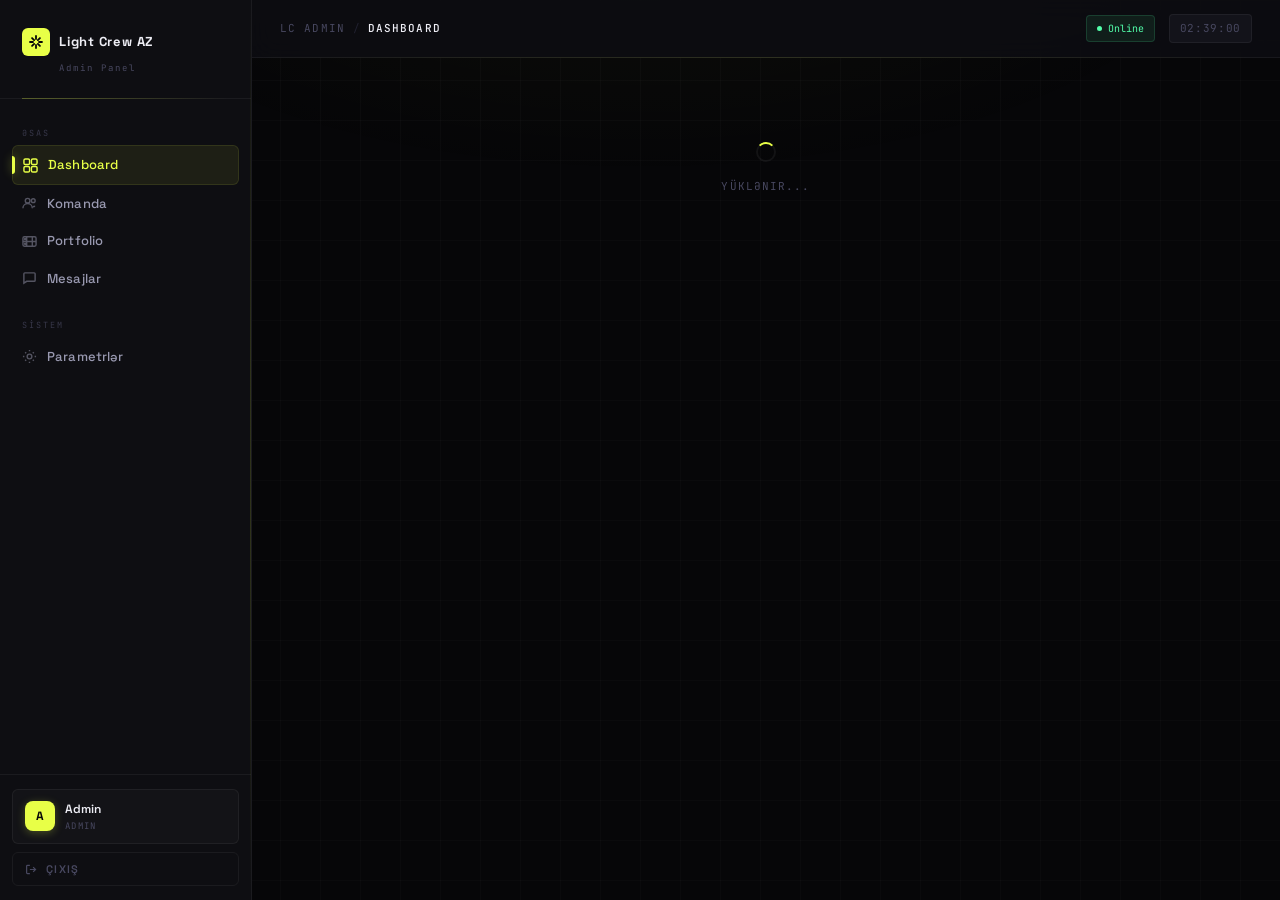
<file: admin.html>
<!DOCTYPE html>
<html lang="az">
<head>
<meta charset="UTF-8">
<meta name="viewport" content="width=device-width, initial-scale=1.0">
<title>Light Crew AZ — Admin</title>
<link rel="preconnect" href="https://fonts.googleapis.com">
<link rel="preconnect" href="https://fonts.gstatic.com" crossorigin>
<link href="https://fonts.googleapis.com/css2?family=Space+Grotesk:wght@300;400;500;600;700&family=JetBrains+Mono:ital,wght@0,300;0,400;0,500;0,600;1,400&display=swap" rel="stylesheet">
<link rel="stylesheet" href="admin.css">
</head>
<body>

<!-- ══════════════ LOGIN PAGE ══════════════ -->
<div id="loginPage">
  <div class="login-wrap">
    <div class="login-bg-orbs"></div>
    <div class="login-card">

      <div class="login-logo">
        <span class="blink-dot"></span>
        LIGHT CREW AZ — ADMIN
      </div>

      <h1 class="login-title">Xoş<br>gəldiniz</h1>
      <p class="login-sub">Admin panelinə daxil olmaq üçün<br>məlumatlarınızı daxil edin</p>

      <div class="form-group">
        <label class="form-label">E-Mail</label>
        <input type="email" class="form-input" id="loginEmail"
          placeholder="admin@lightcrewaz.com" autocomplete="email">
      </div>

      <div class="form-group">
        <label class="form-label">Şifrə</label>
        <input type="password" class="form-input" id="loginPassword"
          placeholder="••••••••" autocomplete="current-password">
      </div>

      <button class="login-btn" id="loginBtn" onclick="doLogin()">
        Daxil ol
      </button>

      <div class="login-error" id="loginError"></div>

      <div class="login-footer">
        © 2024 Light Crew Azerbaijan &nbsp;·&nbsp; Secured
      </div>
    </div>
  </div>
</div>

<!-- ══════════════ ADMIN SHELL ══════════════ -->
<div id="adminShell" style="display:none">

  <!-- Sidebar overlay (mobile) -->
  <div class="sidebar-overlay" id="sidebarOverlay" onclick="closeSidebar()"></div>

  <!-- ── Sidebar ─────────────────────────────────── -->
  <aside class="sidebar" id="sidebar">

    <div class="sidebar-logo">
      <div class="sidebar-logo-mark">
        <div class="logo-icon">
          <svg viewBox="0 0 14 14" fill="none" stroke="#060608" stroke-width="1.8" stroke-linecap="round">
            <path d="M7 1v3M7 10v3M1 7h3M10 7h3M3.05 3.05l2.12 2.12M8.83 8.83l2.12 2.12M3.05 10.95l2.12-2.12M8.83 5.17l2.12-2.12"/>
          </svg>
        </div>
        <span class="sidebar-logo-text">Light Crew AZ</span>
      </div>
      <span class="sidebar-logo-sub">Admin Panel</span>
    </div>

    <nav class="sidebar-nav">

      <span class="nav-section-label">Əsas</span>

      <a class="nav-item" data-page="dashboard" onclick="goTo('dashboard')">
        <svg class="nav-icon" viewBox="0 0 16 16" fill="none" stroke="currentColor" stroke-width="1.5">
          <rect x="1" y="1" width="6" height="6" rx="1.5"/>
          <rect x="9" y="1" width="6" height="6" rx="1.5"/>
          <rect x="1" y="9" width="6" height="6" rx="1.5"/>
          <rect x="9" y="9" width="6" height="6" rx="1.5"/>
        </svg>
        Dashboard
      </a>

      <a class="nav-item" data-page="team" onclick="goTo('team')">
        <svg class="nav-icon" viewBox="0 0 16 16" fill="none" stroke="currentColor" stroke-width="1.5">
          <circle cx="6" cy="5" r="2.5"/>
          <path d="M1 13c0-2.76 2.24-5 5-5s5 2.24 5 5"/>
          <circle cx="12" cy="5" r="2"/>
          <path d="M11.5 11.5c.5-.16 1.5-.5 2.5-.5"/>
        </svg>
        Komanda
      </a>

      <a class="nav-item" data-page="portfolio" onclick="goTo('portfolio')">
        <svg class="nav-icon" viewBox="0 0 16 16" fill="none" stroke="currentColor" stroke-width="1.5">
          <rect x="1" y="3" width="14" height="10" rx="1.5"/>
          <path d="M5 3v10M11 3v10M1 8h14"/>
          <circle cx="3.5" cy="5.5" r="0.8" fill="currentColor"/>
          <circle cx="3.5" cy="10.5" r="0.8" fill="currentColor"/>
        </svg>
        Portfolio
      </a>

      <a class="nav-item" data-page="messages" onclick="goTo('messages')">
        <svg class="nav-icon" viewBox="0 0 16 16" fill="none" stroke="currentColor" stroke-width="1.5">
          <path d="M2 3a1 1 0 0 1 1-1h10a1 1 0 0 1 1 1v7a1 1 0 0 1-1 1H5l-3 2V3z"/>
        </svg>
        Mesajlar
        <span class="nav-badge" id="msgBadge" style="display:none">0</span>
      </a>

      <span class="nav-section-label" style="margin-top:8px">Sistem</span>

      <a class="nav-item" data-page="settings" onclick="goTo('settings')">
        <svg class="nav-icon" viewBox="0 0 16 16" fill="none" stroke="currentColor" stroke-width="1.5">
          <circle cx="8" cy="8" r="2.5"/>
          <path d="M8 1v1.5M8 13.5V15M1 8h1.5M13.5 8H15M3.4 3.4l1.06 1.06M11.54 11.54l1.06 1.06M3.4 12.6l1.06-1.06M11.54 4.46l1.06-1.06"/>
        </svg>
        Parametrlər
      </a>

    </nav>

    <div class="sidebar-footer">
      <div class="user-info">
        <div class="user-avatar" id="sidebarAvatar">A</div>
        <div>
          <div class="user-name" id="sidebarName">Admin</div>
          <div class="user-role" id="sidebarRole">Super Admin</div>
        </div>
      </div>
      <button class="logout-btn" onclick="doLogout()">
        <svg style="width:13px;height:13px;flex-shrink:0" viewBox="0 0 16 16" fill="none" stroke="currentColor" stroke-width="1.5">
          <path d="M6 3H3a1 1 0 0 0-1 1v8a1 1 0 0 0 1 1h3"/>
          <path d="M10 11l3-3-3-3M13 8H6"/>
        </svg>
        Çıxış
      </button>
    </div>

  </aside>

  <!-- ── Main ────────────────────────────────────── -->
  <div class="main-wrap">

    <header class="topbar">
      <div class="flex gap-12">
        <button class="mobile-menu-btn" onclick="openSidebar()">
          <svg style="width:16px;height:16px" viewBox="0 0 16 16" fill="none" stroke="currentColor" stroke-width="1.5">
            <path d="M2 4h12M2 8h12M2 12h12"/>
          </svg>
        </button>
        <div class="topbar-breadcrumb">
          <span class="topbar-site">LC ADMIN</span>
          <span class="topbar-sep">/</span>
          <span class="topbar-page" id="topbarPageName">DASHBOARD</span>
        </div>
      </div>
      <div class="topbar-right">
        <div class="topbar-indicator">
          <span class="topbar-indicator-dot"></span>
          Online
        </div>
        <span class="topbar-time" id="topbarTime"></span>
      </div>
    </header>

    <main class="content" id="mainContent">
      <!-- Pages injected here -->
    </main>

  </div>

</div>

<!-- ══════════════ MODAL ══════════════ -->
<div class="modal-overlay" id="globalModal">
  <div class="modal" id="globalModalInner"></div>
</div>

<div class="toast-container" id="toastContainer"></div>

<script>
  // Sidebar helpers for mobile
  function openSidebar() {
    document.getElementById('sidebar').classList.add('open');
    document.getElementById('sidebarOverlay').classList.add('show');
  }
  function closeSidebar() {
    document.getElementById('sidebar').classList.remove('open');
    document.getElementById('sidebarOverlay').classList.remove('show');
  }
</script>
<script src="admin.js"></script>
</body>
</html>
</file>
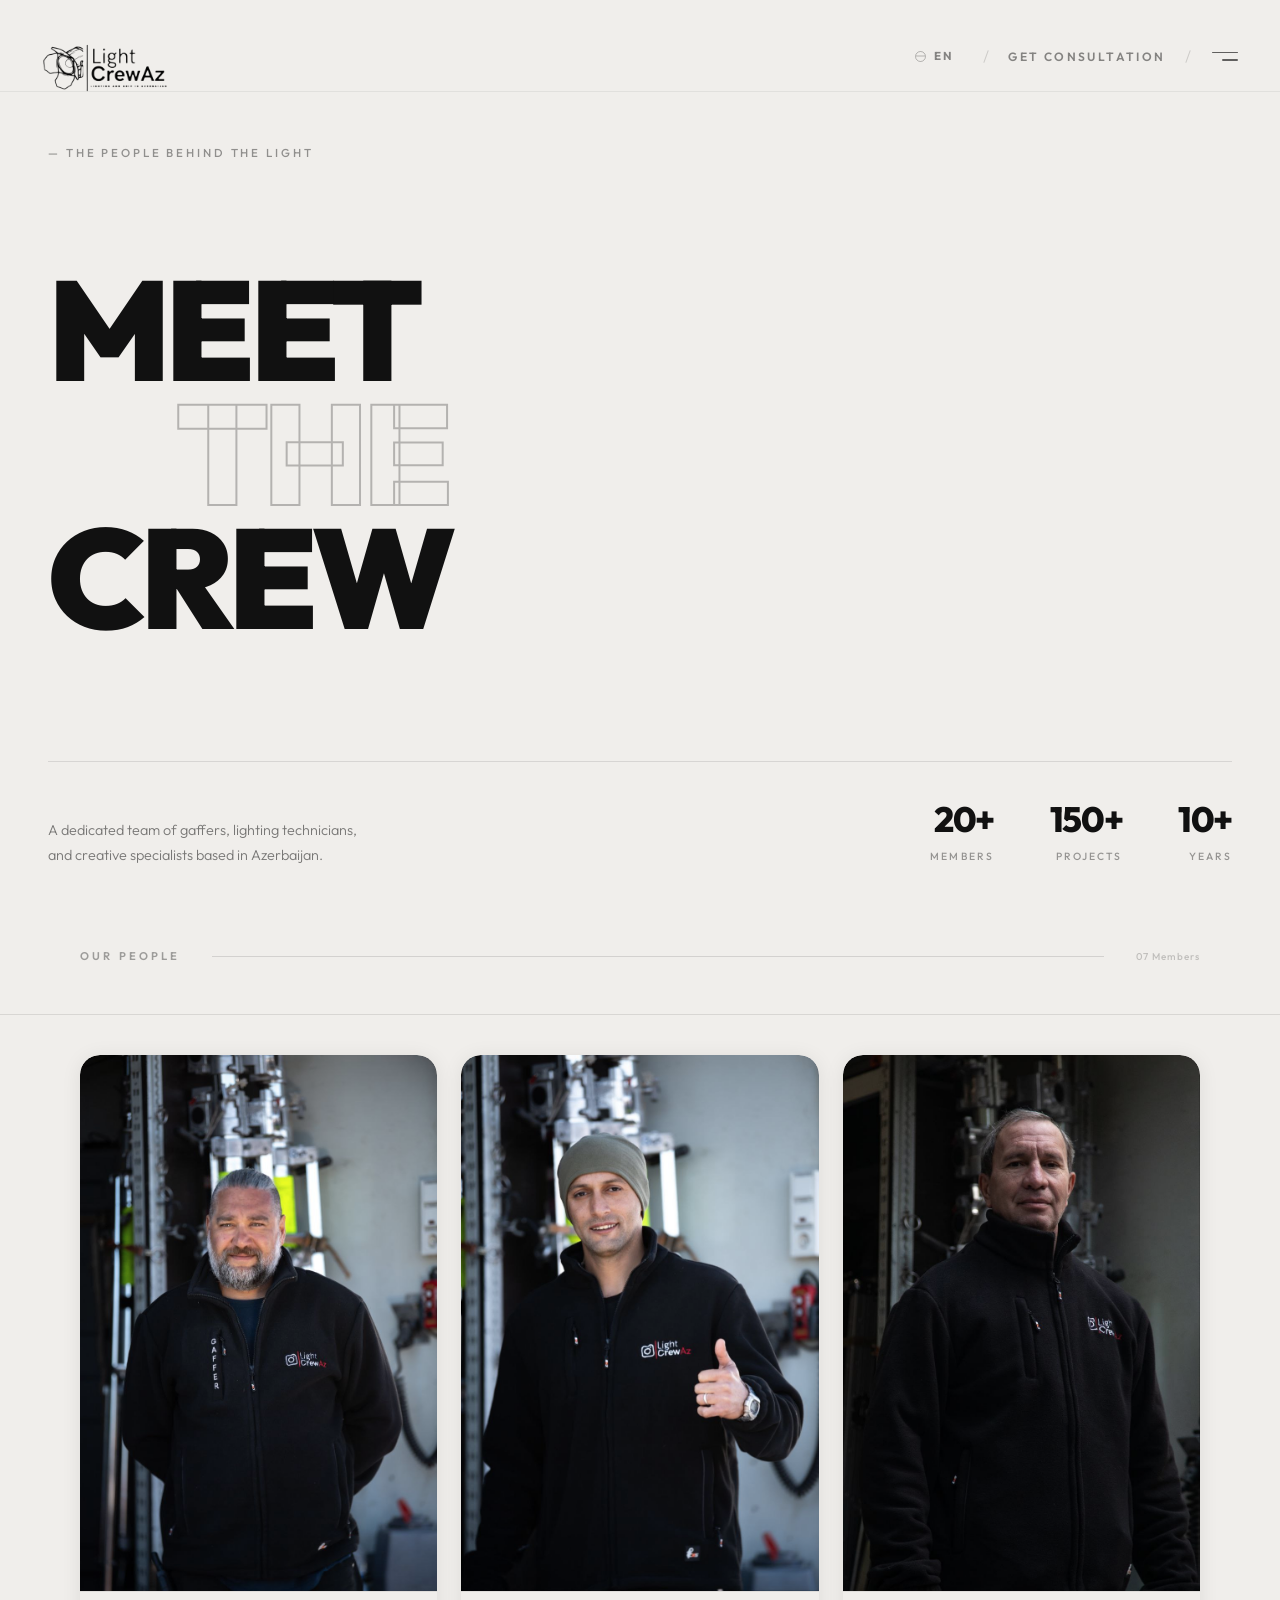
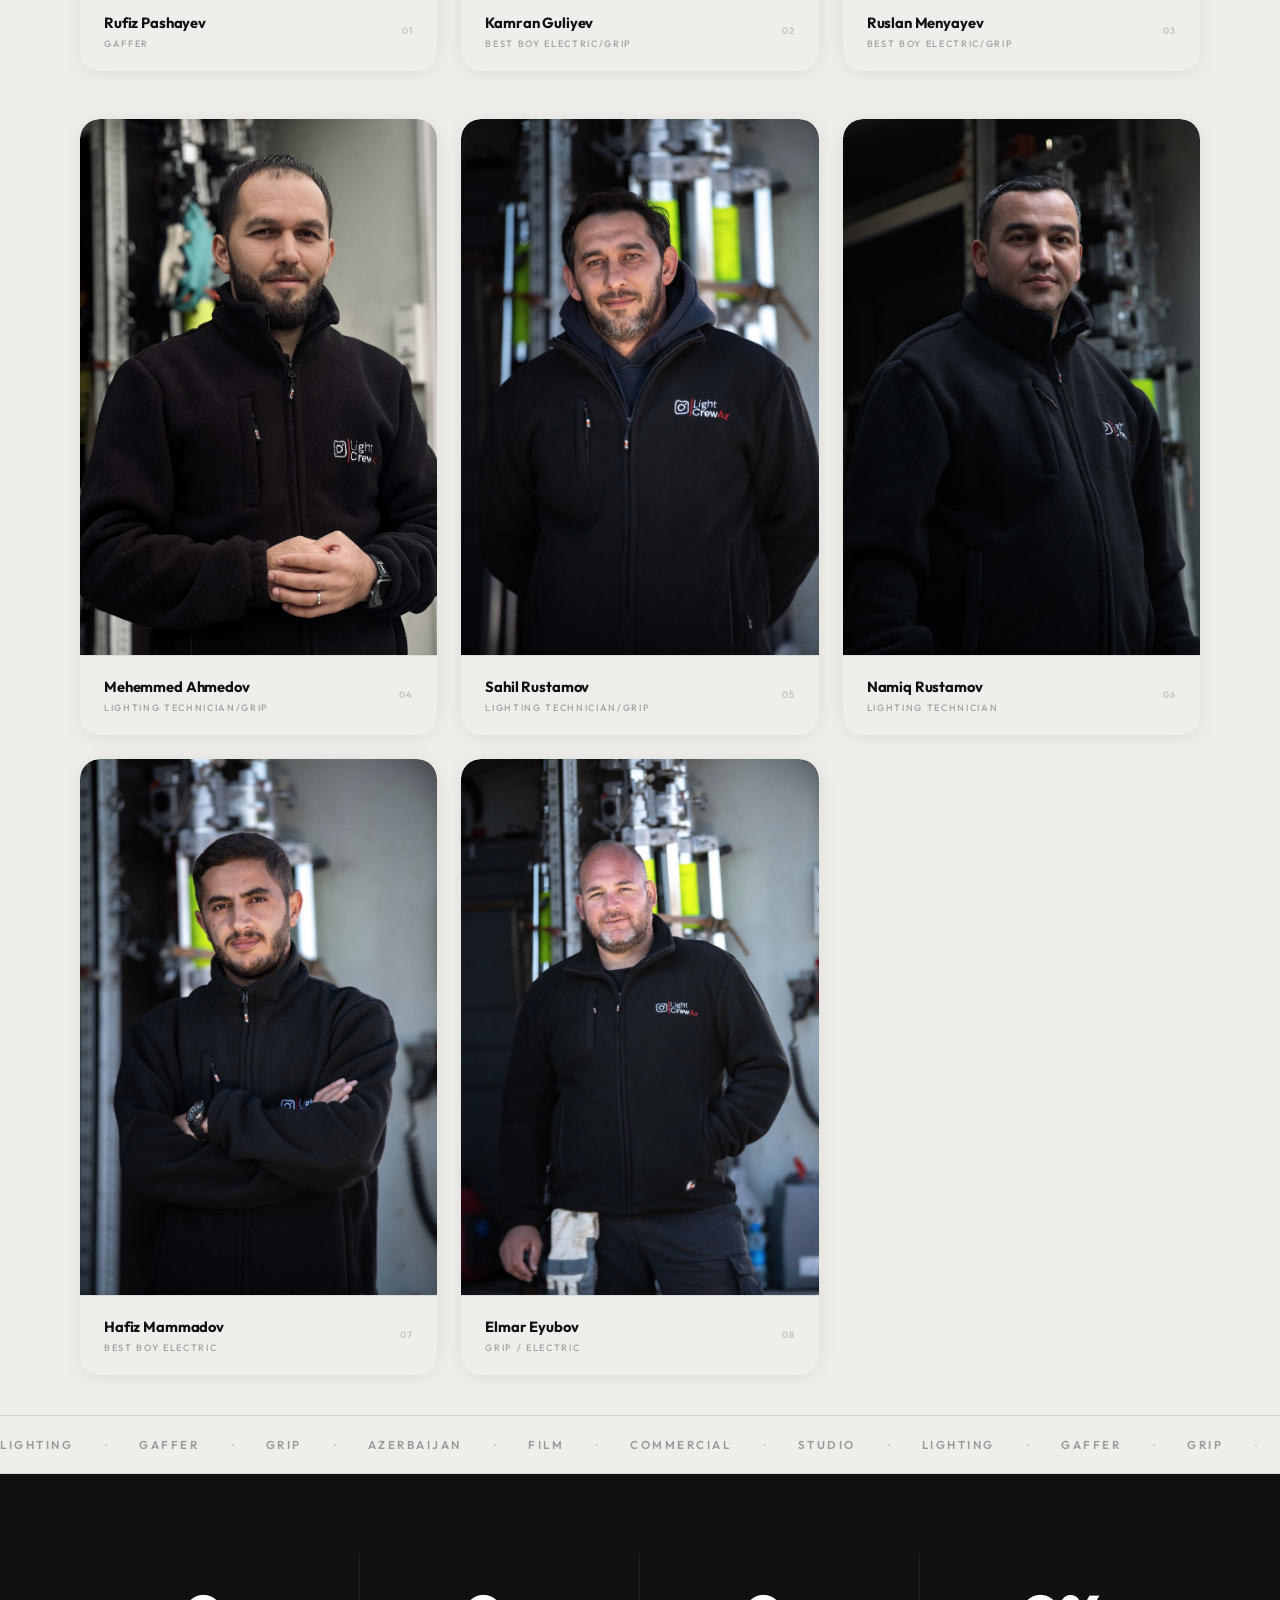
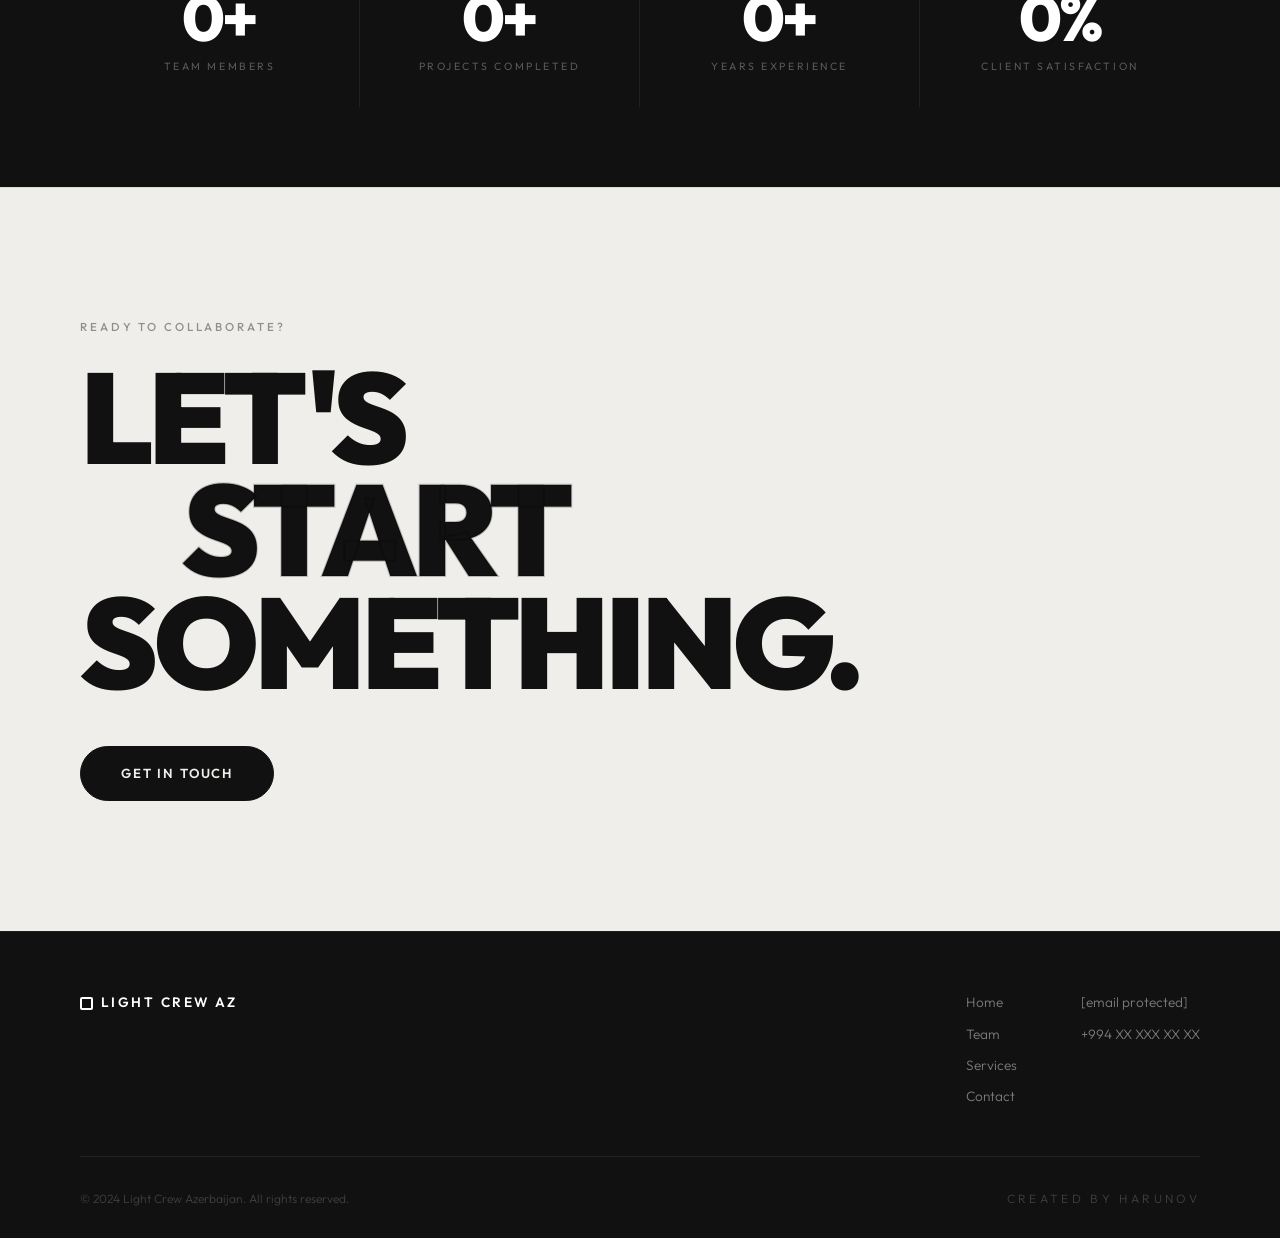
<file: team/team.html>
<!DOCTYPE html>
<html lang="en">
<head>
    <meta charset="UTF-8">
    <meta name="viewport" content="width=device-width, initial-scale=1.0">
    <title>Our Team | Light Crew Azerbaijan</title>
    <link rel="stylesheet" href="https://cdnjs.cloudflare.com/ajax/libs/font-awesome/6.4.0/css/all.min.css">
    <link rel="stylesheet" href="../style.css">
    <link rel="stylesheet" href="team.css">
    <link href="https://fonts.googleapis.com/css2?family=Outfit:wght@300;400;600;700;800;900&family=Noto+Sans:wght@300;400;500&display=swap" rel="stylesheet">
</head>
<body class="team-page">

    <!-- NAV -->
    <nav class="glass-nav" id="mainNav">
        <div class="nav-container">
            <a href="../index.html" class="nav-logo nav-logo--img"><img src="../images/Screenshot 2025-09-29 193421-Photoroom.png" alt="Light Crew AZ"></a>
            <ul class="nav-links" id="navLinksList">
                <li><a href="../index.html">HOME</a></li>
                <li><a href="team.html">TEAM</a></li>
                <li><a href="../contact/contact.html">CONTACT</a></li>
                <li><a href="../index.html#services">SERVICES</a></li>
                <div class="menu-right-panel" id="menuRightPanel">
                    <div class="menu-contact-list">
                        <div class="menu-contact-row">
                            <span class="menu-contact-key">Email</span>
                            <a href="/cdn-cgi/l/email-protection#c7aea9a1a887abaea0afb3a4b5a2b0a6bde9a4a8aa" class="menu-contact-val"><span class="__cf_email__" data-cfemail="1f767179705f737678776b7c6d7a687e65317c7072">[email&#160;protected]</span></a>
                        </div>
                        <div class="menu-contact-row">
                            <span class="menu-contact-key">Phone</span>
                            <a href="tel:+994" class="menu-contact-val">+994 XX XXX XX XX</a>
                        </div>
                    </div>
                    <div class="menu-bottom-row">
                        <a href="https://instagram.com/lightcrewaz" target="_blank" class="menu-instagram">
                            <svg viewBox="0 0 24 24" fill="none" stroke="currentColor" stroke-width="1.5" stroke-linecap="round" stroke-linejoin="round">
                                <rect x="2" y="2" width="20" height="20" rx="5" ry="5"/>
                                <circle cx="12" cy="12" r="4"/>
                                <circle cx="17.5" cy="6.5" r="0.5" fill="currentColor" stroke="none"/>
                            </svg>
                            @lightcrewaz
                        </a>
                    </div>
                </div>
            </ul>
            <div class="nav-right">
                <div class="vc-lang" id="vcLang">
                    <div class="vc-globe-icon"></div>
                    <div class="vc-lang-wrap">
                        <div class="vc-lang-items" id="vcLangItems">
                            <span class="vc-li">EN</span>
                            <span class="vc-li">AZ</span>
                            <span class="vc-li">RU</span>
                        </div>
                    </div>
                    <div class="vc-dropdown" id="vcDropdown">
                        <div class="vc-opt active" data-lang="en" data-idx="0"><span class="vc-opt-flag">🇬🇧</span><span class="vc-opt-name">English</span><span class="vc-opt-code">EN</span></div>
                        <div class="vc-opt" data-lang="az" data-idx="1"><span class="vc-opt-flag">🇦🇿</span><span class="vc-opt-name">Azərbaycan</span><span class="vc-opt-code">AZ</span></div>
                        <div class="vc-opt" data-lang="ru" data-idx="2"><span class="vc-opt-flag">🇷🇺</span><span class="vc-opt-name">Русский</span><span class="vc-opt-code">RU</span></div>
                    </div>
                </div>
                <span class="vc-sep">/</span>
                <button class="vc-consult nav-cta">GET CONSULTATION</button>
                <span class="vc-sep">/</span>
                <button class="vc-menu-btn" id="mobileMenuBtn" aria-label="Menu">
                    <span class="vc-ml vc-ml1"></span>
                    <span class="vc-ml vc-ml2"></span>
                </button>
            </div>
        </div>
    </nav>

    <!-- HERO -->
    <section class="lf-hero" id="heroSection">
        <div class="lf-hero-inner">
            <div class="lf-hero-top">
                <span class="lf-eyebrow reveal-fade">— The People Behind the Light</span>
            </div>
            <h1 class="lf-hero-title" id="heroTitle">
                <span class="lf-title-line reveal-line" data-parallax="0.12"><span class="line-inner">MEET</span></span>
                <span class="lf-title-line lf-title-line--indent reveal-line" data-parallax="0.08" style="animation-delay:0.12s"><span class="line-inner">THE</span></span>
                <span class="lf-title-line reveal-line" data-parallax="0.05" style="animation-delay:0.22s"><span class="line-inner">CREW</span></span>
            </h1>
            <div class="lf-hero-bottom reveal-fade" style="animation-delay:0.5s">
                <p class="lf-hero-desc">
                    A dedicated team of gaffers, lighting technicians,<br>
                    and creative specialists based in Azerbaijan.
                </p>
                <div class="lf-hero-stats">
                    <div class="lf-stat reveal-up" style="animation-delay:0.55s">
                        <span class="lf-stat-n">20+</span><span class="lf-stat-l">Members</span>
                    </div>
                    <div class="lf-stat reveal-up" style="animation-delay:0.65s">
                        <span class="lf-stat-n">150+</span><span class="lf-stat-l">Projects</span>
                    </div>
                    <div class="lf-stat reveal-up" style="animation-delay:0.75s">
                        <span class="lf-stat-n">10+</span><span class="lf-stat-l">Years</span>
                    </div>
                </div>
            </div>
        </div>
    </section>

    <!-- TEAM -->
    <section class="lf-team-section">
        <div class="lf-team-header">
            <span class="lf-section-label">Our People</span>
            <div class="lf-team-line"></div>
            <span class="t-count">07 Members</span>
        </div>

        <div class="t-grid" id="tGrid">

            <!-- 0 -->
            <div class="t-card" onclick="toggleInfo(0)">
                <div class="t-card-photo">
                    <img src="../images/Rufiz.jpg" alt="Rufiz Pashayev">
                </div>
                <div class="t-card-strip">
                    <div>
                        <div class="t-card-name">Rufiz Pashayev</div>
                        <div class="t-card-role">Gaffer</div>
                    </div>
                    <span class="t-card-num">01</span>
                </div>
            </div>

            <!-- 1 -->
            <div class="t-card" onclick="toggleInfo(1)">
                <div class="t-card-photo">
                    <img src="../images/Kamran.jpg" alt="Kamran Guliyev">
                </div>
                <div class="t-card-strip">
                    <div>
                        <div class="t-card-name">Kamran Guliyev</div>
                        <div class="t-card-role">Best Boy Electric/Grip</div>
                    </div>
                    <span class="t-card-num">02</span>
                </div>
            </div>

            <!-- 2 -->
            <div class="t-card" onclick="toggleInfo(2)">
                <div class="t-card-photo">
                    <img src="../images/Ruslan.jpg" alt="Ruslan Menyayev">
                </div>
                <div class="t-card-strip">
                    <div>
                        <div class="t-card-name">Ruslan Menyayev</div>
                        <div class="t-card-role">Best Boy Electric/Grip</div>
                    </div>
                    <span class="t-card-num">03</span>
                </div>
            </div>

            <!-- INFO PANEL -->
            <div class="t-info-panel" id="infoPanel">
                <div class="t-info-inner">
                    <div id="infoName">—</div>
                    <div class="t-info-mid">
                        <div class="t-info-role" id="infoRole">—</div>
                        <div id="infoYears">—</div>
                        <div class="t-info-years-lbl">Years experience</div>
                    </div>
                    <div id="infoBio">—</div>
                    <div class="t-info-close" onclick="closeInfo()">✕</div>
                </div>
            </div>

            <!-- 3 -->
            <div class="t-card" onclick="toggleInfo(3)">
                <div class="t-card-photo">
                    <img src="../images/Maqa.jpg" alt="Mehemmed Ahmedov">
                </div>
                <div class="t-card-strip">
                    <div>
                        <div class="t-card-name">Mehemmed Ahmedov</div>
                        <div class="t-card-role">Lighting Technician/Grip</div>
                    </div>
                    <span class="t-card-num">04</span>
                </div>
            </div>

            <!-- 4 -->
            <div class="t-card" onclick="toggleInfo(4)">
                <div class="t-card-photo">
                    <img src="../images/Sahil.jpg" alt="Sahil Rustamov">
                </div>
                <div class="t-card-strip">
                    <div>
                        <div class="t-card-name">Sahil Rustamov</div>
                        <div class="t-card-role">Lighting Technician/Grip</div>
                    </div>
                    <span class="t-card-num">05</span>
                </div>
            </div>

            <!-- 5 -->
            <div class="t-card" onclick="toggleInfo(5)">
                <div class="t-card-photo">
                    <img src="../images/Namiq.jpg" alt="Namiq Rustamov">
                </div>
                <div class="t-card-strip">
                    <div>
                        <div class="t-card-name">Namiq Rustamov</div>
                        <div class="t-card-role">Lighting Technician</div>
                    </div>
                    <span class="t-card-num">06</span>
                </div>
            </div>

            <!-- 6 -->
            <div class="t-card" onclick="toggleInfo(6)">
                <div class="t-card-photo">
                    <img src="../images/Hafiz.jpg" alt="Hafiz Mammadov">
                </div>
                <div class="t-card-strip">
                    <div>
                        <div class="t-card-name">Hafiz Mammadov</div>
                        <div class="t-card-role">Best Boy Electric</div>
                    </div>
                    <span class="t-card-num">07</span>
                </div>
            </div>

            <!-- 7 -->
            <div class="t-card" onclick="toggleInfo(7)">
                <div class="t-card-photo">
                    <img src="../images/Elmar.jpg" alt="Elmar Eyubov">
                </div>
                <div class="t-card-strip">
                    <div>
                        <div class="t-card-name">Elmar Eyubov</div>
                        <div class="t-card-role">Grip / Electric</div>
                    </div>
                    <span class="t-card-num">08</span>
                </div>
            </div>

        </div>
    </section>

    <!-- MARQUEE -->
    <div class="lf-marquee" aria-hidden="true">
        <div class="lf-marquee-track">
            <span>LIGHTING</span><span class="lf-dot">·</span>
            <span>GAFFER</span><span class="lf-dot">·</span>
            <span>GRIP</span><span class="lf-dot">·</span>
            <span>AZERBAIJAN</span><span class="lf-dot">·</span>
            <span>FILM</span><span class="lf-dot">·</span>
            <span>COMMERCIAL</span><span class="lf-dot">·</span>
            <span>STUDIO</span><span class="lf-dot">·</span>
            <span>LIGHTING</span><span class="lf-dot">·</span>
            <span>GAFFER</span><span class="lf-dot">·</span>
            <span>GRIP</span><span class="lf-dot">·</span>
            <span>AZERBAIJAN</span><span class="lf-dot">·</span>
            <span>FILM</span><span class="lf-dot">·</span>
            <span>COMMERCIAL</span><span class="lf-dot">·</span>
            <span>STUDIO</span><span class="lf-dot">·</span>
        </div>
    </div>

    <!-- STATS -->
    <section class="lf-stats-section">
        <div class="lf-stats-grid">
            <div class="lf-stats-item stat-box">
                <div class="stat-number" data-count-up="20">0+</div>
                <div class="stat-label">Team Members</div>
            </div>
            <div class="lf-stats-item stat-box">
                <div class="stat-number" data-count-up="150">0+</div>
                <div class="stat-label">Projects Completed</div>
            </div>
            <div class="lf-stats-item stat-box">
                <div class="stat-number" data-count-up="10">0+</div>
                <div class="stat-label">Years Experience</div>
            </div>
            <div class="lf-stats-item stat-box">
                <div class="stat-number" data-count-up="98" data-is-percent>0%</div>
                <div class="stat-label">Client Satisfaction</div>
            </div>
        </div>
    </section>

    <!-- CTA -->
    <section class="lf-cta-section">
        <div class="lf-cta-inner">
            <span class="lf-eyebrow lf-eyebrow--dark reveal-fade">Ready to collaborate?</span>
            <h2 class="lf-cta-title">
                <span class="reveal-line"><span class="line-inner">LET'S</span></span>
                <span class="reveal-line" style="animation-delay:0.1s"><span class="line-inner">START</span></span>
                <span class="reveal-line" style="animation-delay:0.2s"><span class="line-inner">SOMETHING.</span></span>
            </h2>
            <a href="../contact/contact.html" class="lf-cta-btn reveal-fade" style="animation-delay:0.35s">GET IN TOUCH</a>
        </div>
    </section>

    <!-- FOOTER -->
    <footer class="lf-footer">
        <div class="lf-footer-inner">
            <div class="lf-footer-top">
                <a href="../index.html" class="lf-footer-logo">
                    <span class="lf-footer-logo-icon"></span>
                    Light Crew Az
                </a>
                <div class="lf-footer-links">
                    <a href="../index.html">Home</a>
                    <a href="team.html">Team</a>
                    <a href="../service/services.html">Services</a>
                    <a href="../contact/contact.html">Contact</a>
                </div>
                <div class="lf-footer-contact">
                    <a href="/cdn-cgi/l/email-protection#83eaede5ecc3efeae4ebf7e0f1e6f4e2f9ade0ecee"><span class="__cf_email__" data-cfemail="98f1f6fef7d8f4f1fff0ecfbeafdeff9e2b6fbf7f5">[email&#160;protected]</span></a>
                                 <a href="tel:+994">+994 XX XXX XX XX</a>
                </div>
            </div>
            <div class="lf-footer-bottom">
                <p>© 2024 Light Crew Azerbaijan. All rights reserved.</p>
                <p class="created-by">Created by Harunov</p>
            </div>
        </div>
    </footer>

    <script src="../script.js"></script>
    <script src="team.js"></script>
</body>
</html>

<style>
</file>
<file: admin.css>
/* ══════════════════════════════════════════════════════
   LIGHT CREW AZ — ADMIN PANEL  |  admin.css  v2
   ══════════════════════════════════════════════════════ */

@import url('https://fonts.googleapis.com/css2?family=Space+Grotesk:wght@300;400;500;600;700&family=JetBrains+Mono:wght@300;400;500;600&display=swap');

*, *::before, *::after { box-sizing: border-box; margin: 0; padding: 0; }

:root {
  --bg:         #060608;
  --bg-2:       #09090c;
  --surface:    #0e0e12;
  --surface-2:  #13131a;
  --surface-3:  #1a1a23;
  --surface-4:  #212130;
  --border:     rgba(255,255,255,0.055);
  --border-h:   rgba(255,255,255,0.12);
  --border-a:   rgba(232,255,71,0.3);
  --text:       #eeeef5;
  --text-2:     #9999b0;
  --muted:      #484860;
  --accent:     #e8ff47;
  --accent-d:   #c5dc1a;
  --accent-glow: rgba(232,255,71,0.15);
  --accent-rgb: 232,255,71;
  --danger:     #ff5252;
  --danger-bg:  rgba(255,82,82,0.08);
  --success:    #52ffaa;
  --success-bg: rgba(82,255,170,0.08);
  --warning:    #ffbb52;
  --info:       #52bbff;
  --sidebar-w:  252px;
  --font:       'Space Grotesk', sans-serif;
  --mono:       'JetBrains Mono', monospace;
  --r:          6px;
  --r-lg:       10px;
  --t:          0.18s ease;
  --t-slow:     0.35s cubic-bezier(0.16,1,0.3,1);
  --shadow-sm:  0 2px 8px rgba(0,0,0,0.3);
  --shadow-md:  0 8px 32px rgba(0,0,0,0.4);
  --shadow-lg:  0 20px 60px rgba(0,0,0,0.5);
  --glow:       0 0 40px rgba(232,255,71,0.08);
}

html, body {
  height: 100%;
  background: var(--bg);
  color: var(--text);
  font-family: var(--font);
  font-size: 14px;
  line-height: 1.5;
  -webkit-font-smoothing: antialiased;
}

/* ── SCROLLBAR ──────────────────────────────────────── */
::-webkit-scrollbar { width: 4px; height: 4px; }
::-webkit-scrollbar-track { background: transparent; }
::-webkit-scrollbar-thumb { background: var(--surface-4); border-radius: 2px; }
::-webkit-scrollbar-thumb:hover { background: var(--muted); }

/* ── GLOBAL BG TEXTURE ──────────────────────────────── */
body::before {
  content: '';
  position: fixed; inset: 0;
  background-image:
    radial-gradient(ellipse 80% 50% at 50% -10%, rgba(232,255,71,0.04) 0%, transparent 60%),
    linear-gradient(rgba(255,255,255,0.018) 1px, transparent 1px),
    linear-gradient(90deg, rgba(255,255,255,0.018) 1px, transparent 1px);
  background-size: 100% 100%, 40px 40px, 40px 40px;
  pointer-events: none; z-index: 0;
}

/* ── LOGIN ─────────────────────────────────────────── */
.login-wrap {
  min-height: 100vh;
  display: flex; align-items: center; justify-content: center;
  padding: 20px;
  position: relative;
  overflow: hidden;
}

.login-bg-orbs {
  position: fixed; inset: 0; pointer-events: none;
  overflow: hidden;
}

.login-bg-orbs::before {
  content: '';
  position: absolute;
  width: 700px; height: 700px; border-radius: 50%;
  background: radial-gradient(circle, rgba(232,255,71,0.055) 0%, transparent 65%);
  top: 50%; left: 50%; transform: translate(-50%,-55%);
  animation: orbFloat 10s ease-in-out infinite;
}

.login-bg-orbs::after {
  content: '';
  position: absolute;
  width: 400px; height: 400px; border-radius: 50%;
  background: radial-gradient(circle, rgba(82,187,255,0.04) 0%, transparent 65%);
  bottom: 10%; right: 15%;
  animation: orbFloat 14s ease-in-out infinite reverse;
}

@keyframes orbFloat {
  0%,100% { transform: translate(-50%,-55%) scale(1) rotate(0deg); }
  33%     { transform: translate(-50%,-55%) scale(1.08) rotate(2deg); }
  66%     { transform: translate(-50%,-55%) scale(0.95) rotate(-2deg); }
}

.login-card {
  width: 100%; max-width: 440px;
  background: var(--surface);
  border: 1px solid var(--border);
  border-radius: var(--r-lg);
  padding: 52px 48px 44px;
  position: relative; z-index: 1;
  box-shadow: var(--shadow-lg), 0 0 0 1px rgba(255,255,255,0.03) inset;
  animation: cardIn 0.7s cubic-bezier(0.16,1,0.3,1) both;
  overflow: hidden;
}

.login-card::before {
  content: '';
  position: absolute; top: 0; left: 0; right: 0;
  height: 1px;
  background: linear-gradient(90deg, transparent 0%, rgba(232,255,71,0.4) 50%, transparent 100%);
}

.login-card::after {
  content: '';
  position: absolute; top: 0; right: 0;
  width: 120px; height: 120px;
  background: radial-gradient(circle at top right, rgba(232,255,71,0.06) 0%, transparent 70%);
  pointer-events: none;
}

@keyframes cardIn {
  from { opacity:0; transform:translateY(32px) scale(0.97); }
  to   { opacity:1; transform:translateY(0) scale(1); }
}

.login-logo {
  font-size: 10px; font-weight: 600; letter-spacing: 0.28em;
  color: var(--muted); font-family: var(--mono);
  margin-bottom: 44px;
  display: flex; align-items: center; gap: 10px;
  text-transform: uppercase;
}

.blink-dot {
  display: inline-block; width: 7px; height: 7px;
  background: var(--accent); border-radius: 50%;
  box-shadow: 0 0 8px var(--accent);
  animation: blink 2.4s step-end infinite;
}

@keyframes blink { 0%,100%{opacity:1;box-shadow:0 0 8px var(--accent)} 50%{opacity:0.2;box-shadow:none} }

.login-title {
  font-size: 2.6rem; font-weight: 700;
  letter-spacing: -0.03em; line-height: 1.05;
  margin-bottom: 10px;
  background: linear-gradient(135deg, #fff 0%, rgba(255,255,255,0.7) 100%);
  -webkit-background-clip: text; -webkit-text-fill-color: transparent;
}

.login-sub {
  font-size: 12px; color: var(--muted); font-family: var(--mono);
  margin-bottom: 44px; letter-spacing: 0.04em; line-height: 1.6;
}

.form-group { margin-bottom: 14px; position: relative; }

.form-label {
  display: block; font-family: var(--mono); font-size: 9px; font-weight: 500;
  letter-spacing: 0.22em; color: var(--muted); margin-bottom: 8px;
  text-transform: uppercase;
}

.form-input, .form-select, .form-textarea {
  width:100%;
  background: rgba(255,255,255,0.03);
  border: 1px solid var(--border);
  border-radius: var(--r);
  padding: 12px 16px;
  color: var(--text); font-family: var(--font); font-size: 13.5px;
  outline: none;
  transition: border-color var(--t), background var(--t), box-shadow var(--t);
  -webkit-appearance: none;
}

.form-input:focus, .form-select:focus, .form-textarea:focus {
  border-color: rgba(232,255,71,0.5);
  background: rgba(232,255,71,0.025);
  box-shadow: 0 0 0 3px rgba(232,255,71,0.06);
}

.form-input::placeholder, .form-textarea::placeholder { color: var(--muted); }

.login-btn {
  width: 100%;
  background: var(--accent);
  color: #060608;
  border: none; border-radius: var(--r);
  padding: 14px;
  font-family: var(--font); font-size: 12px; font-weight: 700;
  letter-spacing: 0.18em; cursor: pointer; margin-top: 10px;
  transition: background var(--t), transform 0.1s, box-shadow var(--t);
  position: relative; overflow: hidden;
  text-transform: uppercase;
}

.login-btn::before {
  content: '';
  position: absolute; inset: 0;
  background: linear-gradient(135deg, rgba(255,255,255,0.15) 0%, transparent 50%);
  opacity: 0; transition: opacity var(--t);
}

.login-btn:hover { background: #f0ff60; box-shadow: 0 4px 24px rgba(232,255,71,0.3); }
.login-btn:hover::before { opacity: 1; }
.login-btn:active { transform: scale(0.99); }

.login-btn.loading { pointer-events:none; opacity:0.75; }
.login-btn.loading::after {
  content:''; position:absolute; inset:0;
  background: linear-gradient(90deg, transparent 0%, rgba(255,255,255,0.25) 50%, transparent 100%);
  animation: shimmer 1.4s infinite;
}

@keyframes shimmer { from{transform:translateX(-100%)} to{transform:translateX(100%)} }

.login-error {
  margin-top: 12px; padding: 11px 14px;
  background: var(--danger-bg); border: 1px solid rgba(255,82,82,0.2);
  border-radius: var(--r); font-family: var(--mono); font-size: 11px;
  color: var(--danger); display: none; letter-spacing: 0.03em;
}

.login-error.visible { display:block; animation: shake 0.38s ease; }

@keyframes shake { 0%,100%{transform:translateX(0)} 25%{transform:translateX(-5px)} 75%{transform:translateX(5px)} }

.login-footer {
  margin-top: 36px; padding-top: 24px; border-top: 1px solid var(--border);
  font-family: var(--mono); font-size: 10px; color: var(--muted);
  letter-spacing: 0.1em; text-align: center;
}

/* ── ADMIN SHELL ────────────────────────────────────── */
#adminShell { display: flex; min-height: 100vh; position: relative; z-index: 1; }

/* ── SIDEBAR ────────────────────────────────────────── */
.sidebar {
  width: var(--sidebar-w); min-height: 100vh;
  background: var(--surface);
  border-right: 1px solid var(--border);
  display: flex; flex-direction: column;
  position: fixed; left:0; top:0; bottom:0; z-index: 100;
  transition: transform var(--t-slow);
}

.sidebar::after {
  content: '';
  position: absolute; top: 0; right: 0;
  width: 1px; height: 100%;
  background: linear-gradient(180deg, transparent 0%, rgba(232,255,71,0.15) 40%, rgba(232,255,71,0.15) 60%, transparent 100%);
  pointer-events: none;
}

.sidebar-logo {
  padding: 28px 22px 22px;
  border-bottom: 1px solid var(--border);
  position: relative;
}

.sidebar-logo::after {
  content: '';
  position: absolute; bottom: -1px; left: 22px; right: 22px;
  height: 1px;
  background: linear-gradient(90deg, var(--accent), transparent);
  opacity: 0.3;
}

.sidebar-logo-mark {
  display: flex; align-items: center; gap: 9px; margin-bottom: 6px;
}

.logo-icon {
  width: 28px; height: 28px; border-radius: 6px;
  background: var(--accent);
  display: flex; align-items: center; justify-content: center;
  flex-shrink: 0;
}

.logo-icon svg { width: 14px; height: 14px; }

.sidebar-logo-text {
  font-size: 13px; font-weight: 700; letter-spacing: 0.06em;
  display: block; line-height: 1.2; color: var(--text);
}

.sidebar-logo-sub {
  font-family: var(--mono); font-size: 9px; color: var(--muted);
  letter-spacing: 0.22em; display: block; padding-left: 37px;
}

.sidebar-nav { flex:1; padding: 14px 12px; overflow-y: auto; }

.nav-section-label {
  font-family: var(--mono); font-size: 8.5px; letter-spacing: 0.24em;
  color: var(--muted); padding: 14px 10px 6px; display: block;
  text-transform: uppercase; opacity: 0.7;
}

.nav-item {
  display: flex; align-items: center; gap: 10px;
  padding: 9px 10px; border-radius: var(--r);
  color: var(--text-2); text-decoration: none;
  font-size: 13px; font-weight: 500; letter-spacing: 0.01em;
  transition: color var(--t), background var(--t); cursor: pointer;
  border: none; background: none; width: 100%; text-align: left;
  position: relative;
}

.nav-item:hover {
  color: var(--text);
  background: rgba(255,255,255,0.04);
}

.nav-item.active {
  color: var(--accent);
  background: rgba(232,255,71,0.07);
  border: 1px solid rgba(232,255,71,0.1);
}

.nav-item.active::before {
  content: '';
  position: absolute; left: -1px; top: 50%; transform: translateY(-50%);
  width: 3px; height: 18px;
  background: var(--accent);
  border-radius: 0 3px 3px 0;
  box-shadow: 0 0 10px rgba(232,255,71,0.4);
}

.nav-icon {
  width: 15px; height: 15px; flex-shrink: 0;
  opacity: 0.5; transition: opacity var(--t);
}

.nav-item:hover .nav-icon, .nav-item.active .nav-icon { opacity: 1; }

.nav-badge {
  margin-left: auto;
  background: var(--danger);
  color: #fff;
  font-family: var(--mono); font-size: 9px; font-weight: 600;
  padding: 2px 7px; border-radius: 20px;
  min-width: 20px; text-align: center;
  animation: pulse-badge 2s ease infinite;
}

@keyframes pulse-badge {
  0%,100% { box-shadow: 0 0 0 0 rgba(255,82,82,0.4); }
  50%     { box-shadow: 0 0 0 5px rgba(255,82,82,0); }
}

.sidebar-footer { padding: 14px 12px; border-top: 1px solid var(--border); }

.user-info {
  display: flex; align-items: center; gap: 10px;
  padding: 10px 12px; border-radius: var(--r);
  background: rgba(255,255,255,0.025);
  border: 1px solid var(--border);
  margin-bottom: 8px;
  cursor: default;
}

.user-avatar {
  width: 30px; height: 30px; border-radius: 8px;
  background: var(--accent);
  display: flex; align-items: center; justify-content: center;
  font-size: 12px; font-weight: 700; color: #060608; flex-shrink: 0;
  box-shadow: 0 2px 8px rgba(232,255,71,0.25);
}

.user-name { font-size: 12px; font-weight: 600; color: var(--text); }
.user-role { font-family: var(--mono); font-size: 9px; color: var(--muted); letter-spacing: 0.14em; margin-top: 2px; }

.logout-btn {
  display: flex; align-items: center; gap: 8px; width: 100%;
  padding: 9px 12px;
  background: none; border: 1px solid var(--border);
  border-radius: var(--r); color: var(--muted);
  font-family: var(--font); font-size: 11px; font-weight: 600;
  letter-spacing: 0.12em; cursor: pointer;
  transition: all var(--t); text-transform: uppercase;
}

.logout-btn:hover { border-color: rgba(255,82,82,0.35); color: var(--danger); background: var(--danger-bg); }

/* ── MAIN ───────────────────────────────────────────── */
.main-wrap {
  margin-left: var(--sidebar-w); flex: 1;
  min-height: 100vh; display: flex; flex-direction: column;
}

.topbar {
  height: 58px;
  background: rgba(14,14,18,0.85);
  backdrop-filter: blur(12px);
  border-bottom: 1px solid var(--border);
  display: flex; align-items: center; justify-content: space-between;
  padding: 0 28px;
  position: sticky; top: 0; z-index: 50;
}

.topbar::after {
  content: '';
  position: absolute; bottom: -1px; left: 0; right: 0;
  height: 1px;
  background: linear-gradient(90deg, transparent, rgba(232,255,71,0.1), transparent);
  pointer-events: none;
}

.topbar-breadcrumb {
  display: flex; align-items: center; gap: 8px;
  font-family: var(--mono); font-size: 11px;
}

.topbar-site { color: var(--muted); letter-spacing: 0.1em; }
.topbar-sep  { color: var(--surface-4); }
.topbar-page { color: var(--text); font-weight: 500; letter-spacing: 0.1em; }

.topbar-right { display: flex; align-items: center; gap: 14px; }

.topbar-time {
  font-family: var(--mono); font-size: 11px; color: var(--muted);
  background: var(--surface-2); border: 1px solid var(--border);
  padding: 5px 10px; border-radius: 4px;
  letter-spacing: 0.06em;
}

.topbar-indicator {
  display: flex; align-items: center; gap: 6px;
  font-family: var(--mono); font-size: 10px; color: var(--success);
  background: var(--success-bg); border: 1px solid rgba(82,255,170,0.15);
  padding: 5px 10px; border-radius: 4px;
}

.topbar-indicator-dot {
  width: 5px; height: 5px; border-radius: 50%;
  background: var(--success);
  animation: pulse-dot 2s ease infinite;
}

@keyframes pulse-dot {
  0%,100% { opacity: 1; } 50% { opacity: 0.4; }
}

.content { flex: 1; padding: 28px; overflow-y: auto; }

/* ── PAGE TRANSITIONS ───────────────────────────────── */
.page-enter { animation: pageIn 0.4s cubic-bezier(0.16,1,0.3,1) both; }

@keyframes pageIn {
  from { opacity:0; transform:translateY(14px); filter: blur(2px); }
  to   { opacity:1; transform:translateY(0);    filter: blur(0); }
}

/* ── PAGE HEADER ────────────────────────────────────── */
.page-header {
  display: flex; align-items: flex-start; justify-content: space-between;
  margin-bottom: 28px; gap: 16px; flex-wrap: wrap;
}

.page-title-wrap {}

.page-title {
  font-size: 1.9rem; font-weight: 700;
  letter-spacing: -0.03em; line-height: 1;
  background: linear-gradient(135deg, #fff 0%, rgba(255,255,255,0.65) 100%);
  -webkit-background-clip: text; -webkit-text-fill-color: transparent;
}

.page-sub {
  font-family: var(--mono); font-size: 11px; color: var(--muted);
  margin-top: 6px; letter-spacing: 0.05em;
}

/* ── STATS GRID ─────────────────────────────────────── */
.stats-grid {
  display: grid; grid-template-columns: repeat(auto-fill, minmax(210px, 1fr));
  gap: 14px; margin-bottom: 28px;
}

.stat-card {
  background: var(--surface);
  border: 1px solid var(--border);
  border-radius: var(--r-lg);
  padding: 22px 24px;
  position: relative; overflow: hidden;
  transition: border-color var(--t), transform var(--t), box-shadow var(--t);
  cursor: default;
}

.stat-card::before {
  content: '';
  position: absolute; top: 0; left: 0; right: 0;
  height: 1px;
  background: linear-gradient(90deg, transparent, rgba(255,255,255,0.06), transparent);
}

.stat-card:hover {
  border-color: var(--border-h);
  transform: translateY(-2px);
  box-shadow: var(--shadow-md);
}

.stat-card-label {
  font-family: var(--mono); font-size: 9px; letter-spacing: 0.22em;
  color: var(--muted); margin-bottom: 12px; text-transform: uppercase;
}

.stat-card-value {
  font-size: 2.4rem; font-weight: 700;
  letter-spacing: -0.04em; line-height: 1;
}

.stat-card-sub {
  font-family: var(--mono); font-size: 10px; color: var(--muted);
  margin-top: 8px; letter-spacing: 0.03em;
}

.stat-card-icon {
  position: absolute; right: 20px; top: 50%; transform: translateY(-50%);
  opacity: 0.06; font-size: 36px;
}

.stat-card.accent {
  border-color: rgba(var(--accent-rgb), 0.18);
  background: linear-gradient(135deg, var(--surface) 0%, rgba(232,255,71,0.03) 100%);
}

.stat-card.accent .stat-card-value { color: var(--accent); }
.stat-card.accent:hover { border-color: rgba(var(--accent-rgb), 0.35); box-shadow: var(--glow); }

/* ── CARD ───────────────────────────────────────────── */
.card {
  background: var(--surface);
  border: 1px solid var(--border);
  border-radius: var(--r-lg);
  overflow: hidden;
  position: relative;
}

.card::before {
  content: '';
  position: absolute; top: 0; left: 0; right: 0;
  height: 1px;
  background: linear-gradient(90deg, transparent, rgba(255,255,255,0.05), transparent);
  pointer-events: none;
}

.card-header {
  padding: 18px 24px;
  border-bottom: 1px solid var(--border);
  display: flex; align-items: center; justify-content: space-between; gap: 12px;
  background: rgba(255,255,255,0.01);
}

.card-title {
  font-size: 11px; font-weight: 600;
  letter-spacing: 0.14em; text-transform: uppercase;
  color: var(--text-2);
}

.card-body { padding: 24px; }

/* ── TABLE ──────────────────────────────────────────── */
.table-wrap { overflow-x: auto; }

table { width: 100%; border-collapse: collapse; }

th {
  font-family: var(--mono); font-size: 9px; font-weight: 500;
  letter-spacing: 0.2em; color: var(--muted);
  padding: 12px 18px; text-align: left;
  border-bottom: 1px solid var(--border);
  white-space: nowrap; text-transform: uppercase;
  background: rgba(255,255,255,0.01);
}

td {
  padding: 14px 18px;
  border-bottom: 1px solid var(--border);
  font-size: 13px; vertical-align: middle;
  color: var(--text-2);
  transition: background var(--t), color var(--t);
}

td strong, td .td-main { color: var(--text); font-weight: 500; }

tr:last-child td { border-bottom: none; }

tr:hover td {
  background: rgba(255,255,255,0.025);
  color: var(--text);
}

/* ── BADGES ─────────────────────────────────────────── */
.badge {
  display: inline-flex; align-items: center; gap: 5px;
  padding: 3px 10px; border-radius: 20px;
  font-family: var(--mono); font-size: 9px; font-weight: 500;
  letter-spacing: 0.1em; text-transform: uppercase;
}

.badge-green  { background: var(--success-bg); color: var(--success); border: 1px solid rgba(82,255,170,0.2); }
.badge-red    { background: var(--danger-bg);  color: var(--danger);  border: 1px solid rgba(255,82,82,0.2); }
.badge-yellow { background: rgba(255,187,82,0.08); color: var(--warning); border: 1px solid rgba(255,187,82,0.2); }
.badge-blue   { background: rgba(82,187,255,0.08); color: var(--info);    border: 1px solid rgba(82,187,255,0.2); }
.badge-muted  { background: rgba(255,255,255,0.04); color: var(--muted);  border: 1px solid var(--border); }

/* ── BUTTONS ────────────────────────────────────────── */
.btn {
  display: inline-flex; align-items: center; gap: 7px;
  padding: 9px 18px; border-radius: var(--r);
  font-family: var(--font); font-size: 12px; font-weight: 600;
  letter-spacing: 0.08em; cursor: pointer; border: none;
  transition: all var(--t); text-decoration: none;
  white-space: nowrap; text-transform: uppercase; position: relative;
}

.btn-primary {
  background: var(--accent); color: #060608;
}
.btn-primary::before {
  content: '';
  position: absolute; inset: 0; border-radius: var(--r);
  background: linear-gradient(135deg, rgba(255,255,255,0.15) 0%, transparent 60%);
  opacity: 0; transition: opacity var(--t);
}
.btn-primary:hover { background: #f0ff60; box-shadow: 0 4px 20px rgba(232,255,71,0.25); }
.btn-primary:hover::before { opacity: 1; }

.btn-ghost {
  background: transparent; color: var(--text-2);
  border: 1px solid var(--border);
}
.btn-ghost:hover { border-color: var(--border-h); color: var(--text); background: rgba(255,255,255,0.03); }

.btn-danger {
  background: var(--danger-bg); color: var(--danger);
  border: 1px solid rgba(255,82,82,0.2);
}
.btn-danger:hover { background: rgba(255,82,82,0.14); }

.btn-sm   { padding: 6px 12px; font-size: 10px; }
.btn-icon { padding: 8px; border-radius: var(--r); }

/* ── FORMS ──────────────────────────────────────────── */
.form-row      { display: grid; grid-template-columns: 1fr 1fr; gap: 16px; margin-bottom: 16px; }
.form-row.full { grid-template-columns: 1fr; }
.form-group    { margin-bottom: 16px; }

.form-textarea { resize: vertical; min-height: 100px; line-height: 1.6; }
.form-select   { cursor: pointer; }
.form-select option { background: var(--surface-2); }

/* ── TOGGLE ─────────────────────────────────────────── */
.toggle { position: relative; display: inline-flex; align-items: center; cursor: pointer; gap: 10px; }
.toggle input { display: none; }

.toggle-track {
  width: 38px; height: 22px;
  background: var(--surface-3); border: 1px solid var(--border);
  border-radius: 11px; position: relative;
  transition: all var(--t);
}

.toggle-thumb {
  position: absolute; top: 3px; left: 3px;
  width: 14px; height: 14px;
  background: var(--muted); border-radius: 50%;
  transition: all 0.25s cubic-bezier(0.16,1,0.3,1);
}

.toggle input:checked + .toggle-track {
  background: rgba(232,255,71,0.12);
  border-color: rgba(232,255,71,0.35);
}

.toggle input:checked + .toggle-track .toggle-thumb {
  background: var(--accent);
  left: 19px;
  box-shadow: 0 0 8px rgba(232,255,71,0.4);
}

/* ── UPLOAD ZONE ────────────────────────────────────── */
.upload-zone {
  border: 1.5px dashed var(--border); border-radius: var(--r-lg);
  padding: 32px; text-align: center; cursor: pointer;
  transition: all var(--t); position: relative; overflow: hidden;
  background: rgba(255,255,255,0.01);
}

.upload-zone:hover, .upload-zone.dragover {
  border-color: rgba(232,255,71,0.4);
  background: rgba(232,255,71,0.025);
}

.upload-zone input[type="file"] { position: absolute; inset: 0; opacity: 0; cursor: pointer; width: 100%; }
.upload-icon { font-size: 26px; margin-bottom: 12px; opacity: 0.35; }
.upload-text { font-family: var(--mono); font-size: 12px; color: var(--text-2); }
.upload-hint { font-family: var(--mono); font-size: 10px; color: var(--muted); margin-top: 5px; }

.upload-preview {
  display: flex; align-items: center; gap: 12px;
  padding: 10px 12px; background: rgba(255,255,255,0.04);
  border-radius: var(--r); margin-top: 12px;
  border: 1px solid var(--border);
}
.upload-preview img { width: 48px; height: 48px; object-fit: cover; border-radius: 4px; }
.upload-preview-name { font-family: var(--mono); font-size: 11px; color: var(--text-2); }
.upload-preview-remove {
  margin-left: auto; background: none; border: none;
  color: var(--danger); cursor: pointer; font-size: 16px;
  opacity: 0.6; transition: opacity var(--t);
}
.upload-preview-remove:hover { opacity: 1; }

/* ── MODAL ──────────────────────────────────────────── */
.modal-overlay {
  position: fixed; inset: 0;
  background: rgba(0,0,0,0.75);
  backdrop-filter: blur(6px);
  z-index: 200;
  display: flex; align-items: center; justify-content: center; padding: 20px;
  opacity: 0; pointer-events: none;
  transition: opacity 0.25s ease;
}

.modal-overlay.open { opacity: 1; pointer-events: all; }

.modal {
  background: var(--surface);
  border: 1px solid var(--border-h);
  border-radius: var(--r-lg);
  width: 100%; max-width: 580px; max-height: 90vh; overflow-y: auto;
  transform: translateY(24px) scale(0.97);
  transition: transform var(--t-slow);
  box-shadow: var(--shadow-lg);
  position: relative;
}

.modal::before {
  content: '';
  position: absolute; top: 0; left: 0; right: 0;
  height: 1px;
  background: linear-gradient(90deg, transparent, rgba(232,255,71,0.3), transparent);
}

.modal-overlay.open .modal { transform: translateY(0) scale(1); }

.modal-header {
  padding: 22px 26px; border-bottom: 1px solid var(--border);
  display: flex; align-items: center; justify-content: space-between;
}

.modal-title { font-size: 14px; font-weight: 600; letter-spacing: 0.03em; }

.modal-close {
  width: 30px; height: 30px;
  background: rgba(255,255,255,0.05);
  border: 1px solid var(--border); border-radius: var(--r);
  color: var(--muted); cursor: pointer;
  display: flex; align-items: center; justify-content: center;
  font-size: 16px; transition: all var(--t);
  line-height: 1;
}

.modal-close:hover { background: var(--danger-bg); color: var(--danger); border-color: rgba(255,82,82,0.3); }

.modal-body   { padding: 26px; }
.modal-footer {
  padding: 18px 26px; border-top: 1px solid var(--border);
  display: flex; align-items: center; justify-content: flex-end; gap: 10px;
  background: rgba(255,255,255,0.01);
}

/* ── TOAST ──────────────────────────────────────────── */
.toast-container {
  position: fixed; bottom: 24px; right: 24px; z-index: 999;
  display: flex; flex-direction: column; gap: 10px;
}

.toast {
  background: var(--surface-2);
  border: 1px solid var(--border-h);
  border-radius: var(--r);
  padding: 14px 18px;
  font-family: var(--mono); font-size: 12px; color: var(--text);
  display: flex; align-items: center; gap: 12px;
  min-width: 280px;
  box-shadow: var(--shadow-md);
  animation: toastIn 0.4s cubic-bezier(0.16,1,0.3,1);
}

@keyframes toastIn {
  from { opacity:0; transform:translateX(24px) scale(0.95); }
  to   { opacity:1; transform:translateX(0) scale(1); }
}

.toast.success { border-left: 3px solid var(--success); }
.toast.error   { border-left: 3px solid var(--danger); }
.toast.warning { border-left: 3px solid var(--warning); }

/* ── LOADING / EMPTY ────────────────────────────────── */
.spinner {
  width: 20px; height: 20px;
  border: 2px solid var(--border);
  border-top-color: var(--accent);
  border-radius: 50%;
  animation: spin 0.65s linear infinite;
  display: inline-block;
}

@keyframes spin { to { transform: rotate(360deg); } }

.loading-state {
  padding: 56px; text-align: center;
  display: flex; flex-direction: column; align-items: center; gap: 16px;
}

.loading-text { font-family: var(--mono); font-size: 11px; color: var(--muted); letter-spacing: 0.1em; }

.empty-state   { padding: 56px; text-align: center; }
.empty-icon    { font-size: 2.2rem; margin-bottom: 14px; opacity: 0.25; }
.empty-text    { font-family: var(--mono); font-size: 12px; color: var(--muted); letter-spacing: 0.05em; }

/* ── MISC ───────────────────────────────────────────── */
.divider { height: 1px; background: var(--border); margin: 22px 0; }
.flex         { display: flex; align-items: center; }
.flex-between { display: flex; align-items: center; justify-content: space-between; }
.gap-8  { gap: 8px; }
.gap-12 { gap: 12px; }
.gap-16 { gap: 16px; }
.mt-16  { margin-top: 16px; }
.mt-24  { margin-top: 24px; }
.text-mono   { font-family: var(--mono); }
.text-muted  { color: var(--muted); }
.text-accent { color: var(--accent); }
.text-danger { color: var(--danger); }
.text-success{ color: var(--success); }

/* ── TAB BAR ────────────────────────────────────────── */
.tab-bar {
  display: flex; gap: 2px;
  background: var(--surface-2); border: 1px solid var(--border);
  border-radius: var(--r); padding: 3px;
}

.tab-btn {
  padding: 7px 18px; background: none; border: none; border-radius: 4px;
  color: var(--muted); font-family: var(--mono); font-size: 10px; font-weight: 500;
  letter-spacing: 0.12em; cursor: pointer; transition: all var(--t);
  text-transform: uppercase;
}
.tab-btn:hover  { color: var(--text); background: rgba(255,255,255,0.04); }
.tab-btn.active { color: var(--accent); background: rgba(232,255,71,0.08); }

/* ── FILTER BAR ─────────────────────────────────────── */
.filter-bar { display: flex; gap: 6px; flex-wrap: wrap; }

.filter-btn {
  padding: 5px 13px;
  background: var(--surface-2); border: 1px solid var(--border);
  border-radius: 20px; color: var(--muted);
  font-family: var(--mono); font-size: 10px; font-weight: 500;
  cursor: pointer; transition: all var(--t); letter-spacing: 0.06em;
}
.filter-btn:hover  { color: var(--text); border-color: var(--border-h); }
.filter-btn.active { color: var(--accent); border-color: rgba(232,255,71,0.35); background: rgba(232,255,71,0.07); }

/* ── SEARCH BOX ─────────────────────────────────────── */
.search-box { position: relative; }

.search-box input {
  width: 220px;
  background: rgba(255,255,255,0.04);
  border: 1px solid var(--border);
  border-radius: var(--r);
  padding: 9px 14px 9px 36px;
  color: var(--text); font-family: var(--mono); font-size: 12px;
  outline: none; transition: all var(--t);
}
.search-box input:focus { border-color: var(--border-h); width: 265px; background: rgba(255,255,255,0.05); }
.search-box input::placeholder { color: var(--muted); }

.search-box::before {
  content: '⌕'; position: absolute; left: 11px; top: 50%;
  transform: translateY(-52%); color: var(--muted); font-size: 17px;
  pointer-events: none;
}

/* ── PAGINATION ─────────────────────────────────────── */
.pagination {
  display: flex; align-items: center; gap: 6px;
  justify-content: center; padding: 18px;
  border-top: 1px solid var(--border);
}

.page-btn {
  width: 34px; height: 34px;
  background: var(--surface-2); border: 1px solid var(--border);
  border-radius: var(--r); color: var(--text-2);
  font-family: var(--mono); font-size: 12px;
  cursor: pointer; display: flex; align-items: center; justify-content: center;
  transition: all var(--t);
}
.page-btn:hover    { border-color: var(--border-h); color: var(--text); background: rgba(255,255,255,0.04); }
.page-btn.active   { background: var(--accent); color: #060608; border-color: var(--accent); font-weight: 700; }
.page-btn:disabled { opacity: 0.3; cursor: not-allowed; }

/* ── MOBILE MENU BTN ────────────────────────────────── */
.mobile-menu-btn {
  display: none;
  background: none; border: 1px solid var(--border);
  border-radius: var(--r); padding: 7px 11px;
  color: var(--text); cursor: pointer; font-size: 16px;
}

/* ── MESSAGES ───────────────────────────────────────── */
.message-layout { display: grid; grid-template-columns: 320px 1fr; gap: 16px; align-items: start; }

.msg-item {
  padding: 14px 18px; border-bottom: 1px solid var(--border);
  cursor: pointer; transition: background var(--t); position: relative;
}
.msg-item:last-child { border-bottom: none; }
.msg-item:hover  { background: rgba(255,255,255,0.03); }
.msg-item.active { background: rgba(232,255,71,0.05); border-left: 2px solid var(--accent); }
.msg-item.unread .msg-sender { font-weight: 700; color: var(--text); }
.unread-dot { width: 6px; height: 6px; background: var(--accent); border-radius: 50%; position: absolute; top: 14px; right: 18px; box-shadow: 0 0 6px var(--accent); }
.msg-sender  { font-size: 13px; font-weight: 500; }
.msg-email   { font-family: var(--mono); font-size: 10px; color: var(--muted); margin-top: 3px; }
.msg-preview { font-size: 11px; color: var(--text-2); margin-top: 5px; white-space: nowrap; overflow: hidden; text-overflow: ellipsis; }
.msg-meta    { display: flex; align-items: center; justify-content: space-between; margin-top: 7px; }
.msg-time    { font-family: var(--mono); font-size: 9px; color: var(--muted); }

.detail-card  { padding: 30px; }
.detail-name  { font-size: 1.5rem; font-weight: 700; letter-spacing: -0.02em; }
.detail-email { font-family: var(--mono); font-size: 12px; color: var(--muted); margin-top: 4px; }
.detail-body  {
  background: rgba(255,255,255,0.02); border: 1px solid var(--border);
  border-radius: var(--r); padding: 20px;
  font-size: 14px; line-height: 1.75; color: var(--text-2);
  white-space: pre-wrap; margin: 22px 0;
}
.detail-row   { display: flex; align-items: center; gap: 12px; margin-bottom: 10px; }
.detail-key   { font-family: var(--mono); font-size: 9px; color: var(--muted); letter-spacing: 0.18em; width: 72px; flex-shrink: 0; text-transform: uppercase; }

.note-area {
  width: 100%; background: rgba(255,255,255,0.03);
  border: 1px solid var(--border); border-radius: var(--r);
  padding: 13px 15px; color: var(--text); font-family: var(--font);
  font-size: 13px; resize: vertical; min-height: 80px; outline: none;
  transition: border-color var(--t);
}
.note-area:focus { border-color: rgba(232,255,71,0.4); }

.empty-detail { padding: 70px 28px; text-align: center; }
.empty-detail .icon { font-size: 3rem; margin-bottom: 18px; opacity: 0.15; }
.empty-detail p { font-family: var(--mono); font-size: 12px; color: var(--muted); letter-spacing: 0.06em; }

/* ── SETTINGS ───────────────────────────────────────── */
.settings-layout { display: grid; grid-template-columns: 200px 1fr; gap: 20px; align-items: start; }
.settings-nav { display: flex; flex-direction: column; gap: 2px; }

.s-nav-btn {
  padding: 10px 14px; background: none; border: none; border-radius: var(--r);
  color: var(--text-2); font-family: var(--font); font-size: 12px; font-weight: 500;
  letter-spacing: 0.04em; cursor: pointer; text-align: left;
  transition: all var(--t); display: flex; align-items: center; gap: 8px;
}
.s-nav-btn:hover  { background: rgba(255,255,255,0.04); color: var(--text); }
.s-nav-btn.active { background: rgba(232,255,71,0.07); color: var(--accent); border: 1px solid rgba(232,255,71,0.12); }

.settings-section { display: none; }
.settings-section.active { display: block; }

.settings-group {
  background: var(--surface); border: 1px solid var(--border);
  border-radius: var(--r-lg); overflow: hidden; margin-bottom: 16px;
}
.settings-group-header {
  padding: 14px 22px; border-bottom: 1px solid var(--border);
  font-family: var(--mono); font-size: 9px; font-weight: 500;
  letter-spacing: 0.22em; color: var(--muted); text-transform: uppercase;
  background: rgba(255,255,255,0.01);
}
.settings-row {
  padding: 18px 22px; border-bottom: 1px solid var(--border);
  display: grid; grid-template-columns: 200px 1fr; gap: 16px; align-items: start;
}
.settings-row:last-child { border-bottom: none; }
.settings-key  { font-size: 13px; font-weight: 500; color: var(--text); }
.settings-desc { font-family: var(--mono); font-size: 10px; color: var(--muted); margin-top: 3px; }

/* ── EQUIPMENT TAGS ─────────────────────────────────── */
.eq-tag {
  display: inline-flex; align-items: center; gap: 5px;
  background: rgba(255,255,255,0.05); border: 1px solid var(--border);
  border-radius: var(--r); padding: 4px 10px;
  font-family: var(--mono); font-size: 10px; color: var(--text-2); cursor: pointer;
  transition: all var(--t);
}
.eq-tag:hover { border-color: rgba(255,82,82,0.35); color: var(--danger); background: var(--danger-bg); }
.eq-input-row { display: flex; gap: 8px; }
.eq-input-row input { flex: 1; }

/* ── OVERLAY for mobile sidebar ─────────────────────── */
.sidebar-overlay {
  display: none; position: fixed; inset: 0;
  background: rgba(0,0,0,0.5); z-index: 99;
  backdrop-filter: blur(2px);
}
.sidebar-overlay.show { display: block; }

/* ── RESPONSIVE ─────────────────────────────────────── */
@media (max-width: 900px) {
  .message-layout { grid-template-columns: 1fr; }
}

@media (max-width: 768px) {
  .sidebar { transform: translateX(-100%); box-shadow: none; }
  .sidebar.open { transform: translateX(0); box-shadow: 10px 0 50px rgba(0,0,0,0.7); }
  .main-wrap { margin-left: 0; }
  .mobile-menu-btn { display: flex; }
  .form-row { grid-template-columns: 1fr; }
  .stats-grid { grid-template-columns: 1fr 1fr; }
  .content { padding: 16px; }
  .topbar  { padding: 0 16px; }
  .settings-layout { grid-template-columns: 1fr; }
  .settings-row    { grid-template-columns: 1fr; }
  .search-box input { width: 150px; }
  .search-box input:focus { width: 200px; }
  .topbar-indicator { display: none; }
}

@media (max-width: 480px) {
  .stats-grid { grid-template-columns: 1fr; }
  .login-card { padding: 36px 28px 32px; }
}
</file>
<file: style.css>
/* ============================================================
   LIGHT CREW AZ — MAIN STYLE
   Light Factory Dark Estetikası
   ============================================================ */

@import url('https://fonts.googleapis.com/css2?family=Outfit:wght@300;400;500;600;700;800;900&display=swap');

/* ── DESIGN TOKENS ── */
:root {
    --bg:           #080806;
    --bg-2:         #0e0d0b;
    --bg-3:         #161512;
    --text:         #ffffff;
    --muted:        rgba(255,255,255,0.42);
    --dim:          rgba(255,255,255,0.2);
    --border:       rgba(255,255,255,0.07);
    --border-l:     rgba(255,255,255,0.13);
    --font:         'Outfit', sans-serif;
    --ease:         cubic-bezier(0.16, 1, 0.3, 1);
    --ease-std:     cubic-bezier(0.25, 0.46, 0.45, 0.94);
    --vh:           1vh;
}

/* ── RESET ── */
*, *::before, *::after { margin: 0; padding: 0; box-sizing: border-box; }
html { scroll-behavior: smooth; }

body {
    font-family: var(--font);
    background: var(--bg);
    color: var(--text);
    overflow-x: hidden;
    line-height: 1.6;
    -webkit-font-smoothing: antialiased;
    width: 100%;
    -webkit-text-size-adjust: 100%;
}

img { display: block; max-width: 100%; }
a   { text-decoration: none; color: inherit; }

button, input, textarea { font-family: var(--font); }

/* ── LAYOUT ── */
.container {
    max-width: 1600px;
    margin: 0 auto;
    padding: 0 5rem;
}

/* ════════════════════════════════════════════════
   NAVİGASİYA
   ════════════════════════════════════════════════ */
.glass-nav {
    position: fixed;
    top: 20px ; left: 0;
    width: 100%;
    height: 72px;
    padding: 0;
    background: transparent;
    z-index: 1000;
    transition: background 0.45s ease;
    overflow: visible;
}

.glass-nav.scrolled {
    background: rgba(8, 8, 6, 0.93);
    backdrop-filter: blur(22px);
    box-shadow: 0 1px 0 rgba(255,255,255,0.05);
}

.nav-container {
    max-width: 1600px;
    margin: 0 auto;
    padding: 0 2.5rem;
    display: flex;
    align-items: center;
    justify-content: space-between;
    height: 72px;
    overflow: visible;
}

.nav-logo {
    font-size: 0.88rem;
    font-weight: 600;
    color: white;
    letter-spacing: 0.1em;
    display: flex;
    align-items: center;
    gap: 0.55rem;
    text-transform: uppercase;
    transition: opacity 0.25s ease;
}

.nav-logo:hover { opacity: 0.65; }
.nav-logo--img {
    padding: 0;
    gap: 0;
    line-height: 0;
    flex-shrink: 0;
    position: relative;
    width: 250px;
    height: 72px;
    margin-left: -4rem;
}

.nav-logo--img::before {
    display: none !important;
}

.nav-logo--img img {
    height: 190px;
    width: auto;
    max-width: 360px;
    object-fit: contain;
    display: block;
    transition: opacity 0.25s ease;
    filter: brightness(0) invert(1);
    position: absolute;
    top: 50%;
    left: 0;
    transform: translateY(-50%);
}

.nav-logo--img:hover { opacity: 1; }
.nav-logo--img:hover img { opacity: 0.65; }


.nav-logo::before {
    content: '';
    display: inline-block;
    width: 14px; height: 14px;
    border: 2px solid white;
    border-radius: 2px;
    flex-shrink: 0;
}

.nav-links {
    display: none;
    list-style: none;
}

/* ════════════════════════════════════════════════
   NAV RIGHT — VARIANT C (Ultra Minimal Slash)
   ════════════════════════════════════════════════ */
.nav-right {
    display: flex;
    align-items: center;
    gap: 0;
}

/* ── Slash separator ── */
.vc-sep {
    font-size: 1rem;
    font-weight: 300;
    color: rgba(255,255,255,0.15);
    padding: 0 1.2rem;
    user-select: none;
    line-height: 1;
    flex-shrink: 0;
}

/* ── Language Switcher ── */
.vc-lang {
    position: relative;
    cursor: pointer;
    display: flex;
    align-items: center;
    gap: 8px;
    padding: 6px 2px;
}

/* Globe icon */
.vc-globe-icon {
    width: 11px; height: 11px;
    border: 1.5px solid rgba(255,255,255,0.3);
    border-radius: 50%;
    position: relative;
    flex-shrink: 0;
    transition: border-color 0.3s ease;
}

.vc-globe-icon::after {
    content: '';
    position: absolute;
    top: 50%; left: 0; right: 0;
    height: 1px;
    background: rgba(255,255,255,0.3);
    transform: translateY(-50%);
    transition: background 0.3s ease;
}

.vc-lang:hover .vc-globe-icon {
    border-color: rgba(255,255,255,0.7);
}
.vc-lang:hover .vc-globe-icon::after {
    background: rgba(255,255,255,0.7);
}

/* Scrolling lang code */
.vc-lang-wrap {
    height: 18px;
    overflow: hidden;
    width: 28px;
    position: relative;
}

.vc-lang-items {
    display: flex;
    flex-direction: column;
    animation: vcScroll 9s linear infinite;
}

@keyframes vcScroll {
    0%       { transform: translateY(0); }
    28%      { transform: translateY(0); }
    33%      { transform: translateY(-18px); }
    61%      { transform: translateY(-18px); }
    66%      { transform: translateY(-36px); }
    94%      { transform: translateY(-36px); }
    99%, 100% { transform: translateY(0); }
}

.vc-li {
    height: 18px;
    line-height: 18px;
    font-size: 0.72rem;
    font-weight: 700;
    letter-spacing: 0.2em;
    color: rgba(255,255,255,0.55);
    text-transform: uppercase;
    flex-shrink: 0;
    transition: color 0.3s ease;
}

.vc-lang:hover .vc-li { color: rgba(255,255,255,0.85); }

/* Dropdown */
.vc-dropdown {
    position: absolute;
    top: calc(100% + 16px);
    left: 50%;
    transform: translateX(-50%) translateY(-6px) scale(0.97);
    transform-origin: top center;
    background: rgba(10, 10, 8, 0.98);
    backdrop-filter: blur(24px);
    border: 1px solid rgba(255,255,255,0.08);
    border-radius: 10px;
    overflow: hidden;
    min-width: 160px;
    opacity: 0;
    visibility: hidden;
    transition: opacity 0.3s var(--ease), transform 0.3s var(--ease), visibility 0.3s;
    z-index: 9999;
    box-shadow: 0 20px 50px rgba(0,0,0,0.75);
}

.vc-dropdown.open {
    opacity: 1;
    visibility: visible;
    transform: translateX(-50%) translateY(0) scale(1);
}

/* Arrow tip */
.vc-dropdown::before {
    content: '';
    position: absolute;
    top: -5px; left: 50%;
    transform: translateX(-50%) rotate(45deg);
    width: 10px; height: 10px;
    background: rgba(10,10,8,0.98);
    border-left: 1px solid rgba(255,255,255,0.08);
    border-top:  1px solid rgba(255,255,255,0.08);
}

.vc-opt {
    display: flex;
    align-items: center;
    gap: 0.75rem;
    padding: 0.7rem 1rem;
    cursor: pointer;
    border-bottom: 1px solid rgba(255,255,255,0.05);
    position: relative;
    overflow: hidden;
    transition: color 0.2s ease;
}

.vc-opt:last-child { border-bottom: none; }

/* Slide-in hover bar */
.vc-opt::before {
    content: '';
    position: absolute;
    left: 0; top: 0; bottom: 0;
    width: 2px;
    background: rgba(255,255,255,0.4);
    transform: scaleY(0);
    transition: transform 0.25s var(--ease);
    transform-origin: bottom;
}

.vc-opt:hover::before, .vc-opt.active::before { transform: scaleY(1); }

.vc-opt-flag  { font-size: 16px; }
.vc-opt-name  { flex: 1; font-size: 0.85rem; color: rgba(255,255,255,0.45); transition: color 0.2s; }
.vc-opt-code  { font-size: 0.65rem; font-weight: 800; letter-spacing: 0.2em; color: rgba(255,255,255,0.2); transition: color 0.2s; }

.vc-opt:hover .vc-opt-name,
.vc-opt:hover .vc-opt-code  { color: white; }
.vc-opt.active .vc-opt-name,
.vc-opt.active .vc-opt-code { color: white; }
.vc-opt.active .vc-opt-name { font-weight: 500; }

/* ── Consultation Button ── */
.vc-consult {
    background: none;
    border: none;
    font-family: var(--font);
    cursor: pointer;
    font-size: 0.75rem;
    font-weight: 600;
    letter-spacing: 0.2em;
    text-transform: uppercase;
    color: rgba(255,255,255,0.5);
    position: relative;
    padding: 4px 0;
    transition: color 0.35s ease;
    white-space: nowrap;
}

/* Underline draw — right to left reveal */
.vc-consult::after {
    content: '';
    position: absolute;
    bottom: 0; left: 0;
    width: 100%; height: 1px;
    background: white;
    transform: scaleX(0);
    transform-origin: right;
    transition: transform 0.45s var(--ease);
}

.vc-consult:hover { color: white; }
.vc-consult:hover::after {
    transform: scaleX(1);
    transform-origin: left;
}

/* ── Menu Button ── */
.vc-menu-btn {
    background: none;
    border: none;
    cursor: pointer;
    padding: 4px 2px;
    display: flex;
    flex-direction: column;
    align-items: flex-end;
    gap: 6px;
    z-index: 1000001;
    flex-shrink: 0;
    position: relative;
}

.vc-ml {
    display: block;
    height: 1.5px;
    background: rgba(255,255,255,0.75);
    border-radius: 2px;
    transition: width 0.4s var(--ease), background 0.3s ease, transform 0.5s var(--ease), opacity 0.3s ease;
}

.vc-ml1 { width: 26px; }
.vc-ml2 { width: 16px; }

/* Hover: lengths swap */
.vc-menu-btn:hover .vc-ml1 { width: 16px; background: white; }
.vc-menu-btn:hover .vc-ml2 { width: 26px; background: white; }

/* Open state — X morph */
.vc-menu-btn.open .vc-ml1 {
    width: 22px;
    transform: translateY(7.5px) rotate(45deg);
    background: #111;
}
.vc-menu-btn.open .vc-ml2 {
    width: 22px;
    transform: translateY(-7.5px) rotate(-45deg);
    background: #111;
}

/* ════════════════════════════════════════════════
   MENYU OVERLAY
   ════════════════════════════════════════════════ */
.nav-links.active {
    display: flex !important;
    flex-direction: column;
    justify-content: flex-start;
    align-items: flex-start;
    position: fixed;
    inset: 0;
    width: 100vw !important;
    height: 100vh !important;
    height: calc(var(--vh, 1vh) * 100) !important;
    background: #f0eeeb !important;
    z-index: 999999 !important;
    padding: 6rem 5rem !important;
    gap: 0;
    animation: menuReveal 1.1s cubic-bezier(0.76, 0, 0.24, 1) forwards;
    overflow-y: auto;
    -webkit-overflow-scrolling: touch;
}

/* ── Right panel inside menu ── */
.nav-links.active::before {
    content: '';
    position: absolute;
    top: 6rem; bottom: 6rem;
    right: 50%;
    width: 1px;
    background: rgba(0,0,0,0.08);
}

.menu-right-panel {
    position: absolute;
    right: 0; top: 0; bottom: 0;
    width: 50%;
    display: flex;
    flex-direction: column;
    justify-content: flex-end;
    padding: 6rem 5rem;
    opacity: 0;
    animation: menuItem 1.2s 0.9s cubic-bezier(0.16,1,0.3,1) forwards;
}

/* Divider */
.menu-panel-divider {
    display: none;
}

/* Contact rows */
.menu-contact-list {
    display: flex;
    flex-direction: column;
    gap: 1rem;
    margin-bottom: 2rem;
}

.menu-contact-row {
    display: flex;
    flex-direction: column;
    gap: 0.18rem;
}

.menu-contact-key {
    font-size: 0.48rem;
    font-weight: 700;
    letter-spacing: 0.3em;
    text-transform: uppercase;
    color: rgba(0,0,0,0.22);
}

.menu-contact-val {
    font-size: 0.82rem;
    font-weight: 500;
    color: rgba(0,0,0,0.5);
    letter-spacing: 0.01em;
    transition: color 0.2s ease;
    text-decoration: none;
}

.menu-contact-val:hover { color: #000; }

/* Bottom row — instagram only */
.menu-bottom-row {
    display: flex;
    align-items: center;
    padding-top: 1.5rem;
    border-top: 1px solid rgba(0,0,0,0.07);
}

/* Instagram link */
.menu-instagram {
    display: flex;
    align-items: center;
    gap: 0.4rem;
    text-decoration: none;
    color: rgba(0,0,0,0.35);
    font-size: 0.65rem;
    font-weight: 600;
    letter-spacing: 0.14em;
    text-transform: uppercase;
    transition: color 0.25s ease;
    position: relative;
    padding-bottom: 2px;
}

.menu-instagram::after {
    content: '';
    position: absolute;
    bottom: 0; left: 0;
    width: 100%; height: 1px;
    background: #000;
    transform: scaleX(0);
    transform-origin: right;
    transition: transform 0.4s cubic-bezier(0.16,1,0.3,1);
}

.menu-instagram:hover { color: #000; }
.menu-instagram:hover::after {
    transform: scaleX(1);
    transform-origin: left;
}

.menu-instagram svg {
    width: 12px; height: 12px;
    flex-shrink: 0;
}

@keyframes menuReveal {
    from { opacity: 0; clip-path: inset(0 0 100% 0); }
    to   { opacity: 1; clip-path: inset(0 0 0% 0); }
}

@keyframes menuHide {
    from { opacity: 1; clip-path: inset(0 0 0% 0); }
    to   { opacity: 0; clip-path: inset(0 0 100% 0); }
}

.nav-links.closing {
    animation: menuHide 0.9s cubic-bezier(0.76, 0, 0.24, 1) forwards !important;
}

.nav-links.closing li,
.nav-links.closing .menu-right-panel {
    animation: menuItemOut 0.5s cubic-bezier(0.76, 0, 0.24, 1) forwards !important;
}

.nav-links.closing li:nth-child(1) { animation-delay: 0s !important; }
.nav-links.closing li:nth-child(2) { animation-delay: 0.05s !important; }
.nav-links.closing li:nth-child(3) { animation-delay: 0.1s !important; }
.nav-links.closing li:nth-child(4) { animation-delay: 0.15s !important; }
.nav-links.closing .menu-right-panel { animation-delay: 0s !important; }

@keyframes menuItemOut {
    from { opacity: 1; transform: translateY(0);    filter: blur(0); }
    to   { opacity: 0; transform: translateY(40px); filter: blur(6px); }
}

.nav-links.active li { list-style: none; opacity: 0; }

.nav-links.active li:nth-child(1) { animation: menuItem 1.2s 0.4s  cubic-bezier(0.16,1,0.3,1) forwards; }
.nav-links.active li:nth-child(2) { animation: menuItem 1.2s 0.55s cubic-bezier(0.16,1,0.3,1) forwards; }
.nav-links.active li:nth-child(3) { animation: menuItem 1.2s 0.7s  cubic-bezier(0.16,1,0.3,1) forwards; }
.nav-links.active li:nth-child(4) { animation: menuItem 1.2s 0.85s cubic-bezier(0.16,1,0.3,1) forwards; }

@keyframes menuItem {
    from { opacity: 0; transform: translateY(70px); filter: blur(8px); }
    to   { opacity: 1; transform: translateY(0);    filter: blur(0);   }
}

.nav-links.active > li > a,
.nav-links.active > li a {
    font-size: clamp(2.4rem, 10vw, 3.8rem); /* Mevcut font boyutuna dokunmuyoruz */
    line-height: 0.88 !important;
    font-weight: 900;
    color: #111;
    text-transform: uppercase;
    letter-spacing: -0.03em;
    line-height: 1.0;
    display: block;
    padding: 0.1rem 0;
    transition: opacity 0.22s ease, letter-spacing 0.3s ease;
    -webkit-text-stroke: 0;
}

.nav-links.active > li > a:hover,
.nav-links.active > li a:hover { opacity: 0.22; letter-spacing: 0.01em; }

.nav-links.active::after {
    content: 'info@lightcrewaz.com  \B7  Bak\131, Az\259rbaycan';
    position: absolute;
    bottom: 3rem; left: 5rem;
    font-size: 0.68rem;
    font-weight: 500;
    color: rgba(0,0,0,0.32);
    letter-spacing: 0.2em;
    text-transform: uppercase;
}

.glass-nav:has(.active) {
    backdrop-filter: none !important;
    background: transparent !important;
}

/* ════════════════════════════════════════════════
   HERO — Cinematic Full-Bleed Typography
   ════════════════════════════════════════════════ */

.hero {
    min-height: 100vh;
    min-height: calc(var(--vh, 1vh) * 100);
    background: #060604;
    position: relative;
    overflow: hidden;
    display: flex;
    flex-direction: column;
}

/* ── Full-bleed background ── */
.hero-bg {
    position: absolute;
    inset: 0;
    z-index: 0;
}
.hero-bg img {
    width: 100%; height: 100%;
    object-fit: cover;
    object-position: center bottom;
    filter: brightness(0.28) saturate(0.4);
    transform-origin: center bottom;
    animation: heroImgDrift 22s ease-in-out infinite alternate;
}
@keyframes heroImgDrift {
    from { transform: scale(1.0); }
    to   { transform: scale(1.03); }
}

/* ── Layered gradients for depth ── */
.hero-bg::after {
    content: '';
    position: absolute;
    inset: 0;
    background:
        radial-gradient(ellipse 80% 60% at 20% 60%, rgba(255,200,80,0.04) 0%, transparent 60%),
        linear-gradient(to bottom, rgba(6,6,4,0.5) 0%, transparent 30%, transparent 60%, rgba(6,6,4,0.9) 100%),
        radial-gradient(ellipse at center, transparent 25%, rgba(0,0,0,0.7) 100%);
}

/* ── Vertical accent line ── */
.hero::before {
    content: '';
    position: absolute;
    left: 4rem; top: 0; bottom: 0;
    width: 1px;
    background: linear-gradient(
        to bottom,
        transparent 5%,
        rgba(255,255,255,0.06) 25%,
        rgba(255,255,255,0.06) 78%,
        transparent 100%
    );
    z-index: 6;
    pointer-events: none;
}

/* ── Scroll label ── */
.hero-scroll-label {
    position: absolute;
    left: 1.1rem; bottom: 9rem;
    writing-mode: vertical-rl;
    text-orientation: mixed;
    transform: rotate(180deg);
    font-size: 0.58rem;
    font-weight: 600;
    letter-spacing: 0.35em;
    text-transform: uppercase;
    color: rgba(255,255,255,0.2);
    z-index: 10;
    opacity: 0;
    animation: fadeIn 1s 1.2s ease forwards;
}

/* ── Eyebrow bar ── */
.hero-eyebrow-bar {
    position: relative;
    z-index: 10;
    display: flex;
    align-items: center;
    gap: 1.2rem;
    padding: 0 6rem;
    padding-top: 115px;
    padding-bottom: 0;
    opacity: 0;
    animation: fadeUp 1s 0.2s cubic-bezier(0.16,1,0.3,1) forwards;
}
.hero-eyebrow-tag {
    font-size: 0.63rem;
    font-weight: 600;
    letter-spacing: 0.28em;
    text-transform: uppercase;
    color: rgba(255,255,255,0.32);
}
.hero-eyebrow-sep {
    color: rgba(255,255,255,0.12);
    font-size: 0.6rem;
    letter-spacing: 0;
}

/* ── Hero body — title + side info ── */
.hero-body {
    position: relative;
    z-index: 10;
    display: flex;
    align-items: flex-end;
    justify-content: space-between;
    padding: 0 6rem 3.5rem;
    flex: 1;
    margin-top: auto;
}

/* ── Giant title ── */
.hero-title-block { flex: 1; min-width: 0; }

.hero-title {
    display: flex;
    flex-direction: column;
    line-height: 0.84;
    letter-spacing: -0.055em;
    text-transform: uppercase;
    margin: 0;
}

.ht-line {
    display: block;
    font-size: clamp(4.2rem, 10.5vw, 13rem);
    font-weight: 900;
    opacity: 0;
    animation: lineReveal 1s cubic-bezier(0.16,1,0.3,1) forwards;
}
.ht-line:nth-child(1) { animation-delay: 0.3s; }
.ht-line:nth-child(2) { animation-delay: 0.46s; }
.ht-line:nth-child(3) { animation-delay: 0.62s; font-size: clamp(2.4rem, 6.5vw, 8.5rem); align-self: flex-end; padding-bottom: 0.6rem; }

.ht-line--solid  { color: #fff; }
.ht-line--outline {
    color: transparent;
    -webkit-text-stroke: 2px rgba(255,255,255,0.42);
}

@keyframes lineReveal {
    from { opacity: 0; transform: translateY(55px) skewY(2.5deg); filter: blur(4px); }
    to   { opacity: 1; transform: translateY(0) skewY(0deg); filter: blur(0); }
}

/* ── Side panel ── */
.hero-side-info {
    flex-shrink: 0;
    width: 270px;
    padding-left: 2.8rem;
    margin-left: 2rem;
    border-left: 1px solid rgba(255,255,255,0.09);
    padding-bottom: 0.6rem;
    opacity: 0;
    animation: fadeUp 1s 0.75s cubic-bezier(0.16,1,0.3,1) forwards;
}

.hero-description {
    font-size: 0.8rem;
    color: rgba(255,255,255,0.38);
    line-height: 1.9;
    font-weight: 300;
    letter-spacing: 0.03em;
    margin-bottom: 2.2rem;
}

.hero-buttons {
    display: flex;
    flex-direction: column;
    gap: 0.75rem;
}
.hero-buttons a {
    text-decoration: none;
    text-align: center;
    display: block;
}

/* ── Stats bar ── */
.hero-stats {
    position: relative;
    z-index: 10;
    display: flex;
    align-items: center;
    padding: 1.6rem 6rem 2.8rem;
    border-top: 1px solid rgba(255,255,255,0.06);
    opacity: 0;
    animation: fadeUp 1s 0.9s cubic-bezier(0.16,1,0.3,1) forwards;
    gap: 0;
}

.stat-item {
    padding-right: 3rem;
    margin-right: 3rem;
    border-right: 1px solid rgba(255,255,255,0.06);
}
.stat-item:last-of-type { border-right: none; }

.stat-number {
    display: block;
    font-size: 2rem;
    font-weight: 900;
    color: white;
    line-height: 1;
    margin-bottom: 0.28rem;
    letter-spacing: -0.04em;
}
.stat-label {
    display: block;
    font-size: 0.58rem;
    color: rgba(255,255,255,0.24);
    font-weight: 600;
    text-transform: uppercase;
    letter-spacing: 0.28em;
}

.hero-team-cta { margin-left: auto; }

.hero-team-link {
    display: inline-flex;
    align-items: center;
    gap: 0.6rem;
    font-size: 0.7rem;
    font-weight: 700;
    letter-spacing: 0.22em;
    text-transform: uppercase;
    color: rgba(255,255,255,0.3);
    text-decoration: none;
    transition: color 0.35s ease;
    position: relative;
    padding-bottom: 3px;
}
.hero-team-link::after {
    content: '';
    position: absolute;
    bottom: 0; left: 0; right: 0;
    height: 1px;
    background: white;
    transform: scaleX(0);
    transform-origin: right;
    transition: transform 0.45s cubic-bezier(0.16,1,0.3,1);
}
.hero-team-link:hover { color: white; }
.hero-team-link:hover::after { transform: scaleX(1); transform-origin: left; }

/* ── Keyframes ── */
@keyframes fadeUp {
    from { opacity: 0; transform: translateY(20px); }
    to   { opacity: 1; transform: translateY(0); }
}
@keyframes fadeIn {
    from { opacity: 0; }
    to   { opacity: 1; }
}

/* ════════════════════════════════════════════════
   BÖLMƏ BAŞLIQLARI
   ════════════════════════════════════════════════ */
.section-header {
    display: flex;
    align-items: center;
    gap: 2rem;
    margin-bottom: 4rem;
    padding-bottom: 2rem;
    border-bottom: 1px solid var(--border);
    justify-content: space-between;
}

.section-header-left { flex: 1; min-width: 0; }

.section-number {
    font-size: 0.66rem;
    font-weight: 600;
    color: var(--dim);
    letter-spacing: 0.28em;
    text-transform: uppercase;
    margin-bottom: 0.6rem;
    display: block;
}

.section-title {
    font-size: clamp(3rem, 7vw, 6.5rem);
    font-weight: 900;
    letter-spacing: -0.04em;
    line-height: 0.92;
    text-transform: uppercase;
    color: transparent !important;
    -webkit-text-stroke: 2px rgba(255,255,255,0.55);
    text-stroke: 2px rgba(255,255,255,0.55);
}

.section-subtitle {
    font-size: 0.78rem;
    color: var(--muted);
    font-weight: 400;
    letter-spacing: 0.12em;
    text-transform: uppercase;
    align-self: flex-end;
    padding-bottom: 0.3rem;
    flex-shrink: 0;
}

/* ════════════════════════════════════════════════
   SERVICES
   ════════════════════════════════════════════════ */
.services {
    padding: 110px 0;
    background: var(--bg);
    border-top: 1px solid var(--border);
}

.services-grid {
    display: grid;
    grid-template-columns: repeat(auto-fit, minmax(270px, 1fr));
    gap: 0;
    border: 1px solid var(--border);
    border-radius: 4px;
    overflow: hidden;
}

.service-card {
    padding: 3rem 2.5rem;
    border-right: 1px solid var(--border);
    border-bottom: 1px solid var(--border);
    position: relative;
    overflow: hidden;
    opacity: 0;
    transform: translateY(26px);
    transition: opacity 0.7s ease, transform 0.7s var(--ease), background 0.35s ease;
}

.service-card:hover { background: rgba(255,255,255,0.025); }
.service-card.animate { opacity: 1; transform: translateY(0); }

.service-number {
    font-size: 0.64rem;
    font-weight: 600;
    color: var(--dim);
    letter-spacing: 0.24em;
    margin-bottom: 2rem;
    display: block;
}

.service-icon {
    width: 42px; height: 42px;
    background: rgba(255,255,255,0.05);
    border: 1px solid var(--border-l);
    display: flex;
    align-items: center;
    justify-content: center;
    margin-bottom: 1.8rem;
    border-radius: 8px;
}

.service-icon i { font-size: 1rem; color: white; }

.service-card h3 {
    font-size: 1.1rem;
    margin-bottom: 0.75rem;
    font-weight: 600;
    letter-spacing: -0.01em;
}

.service-card p {
    color: var(--muted);
    line-height: 1.72;
    font-size: 0.85rem;
    font-weight: 300;
}

/* ════════════════════════════════════════════════
   PORTFOLIO SLIDERS
   ════════════════════════════════════════════════ */
.portfolio-section {
    padding: 110px 0;
    background: var(--bg);
    border-top: 1px solid var(--border);
}

.portfolio-slider-container {
    position: relative;
    padding: 0 5rem;
}

.portfolio-slider {
    position: relative;
    height: 520px;
    overflow: hidden;
    border-radius: 4px;
    background: var(--bg-3);
    touch-action: pan-y;
}

.portfolio-slide {
    position: absolute;
    inset: 0;
    display: flex;
    align-items: center;
    opacity: 0;
    transform: translateX(55px);
    transition: opacity 0.9s var(--ease-std), transform 0.9s var(--ease-std);
    pointer-events: none;
}

.portfolio-slide.active {
    opacity: 1; transform: translateX(0);
    pointer-events: all;
}

.portfolio-slide.prev {
    opacity: 0; transform: translateX(-55px);
}

.slide-image {
    flex: 1; height: 100%;
    position: relative; overflow: hidden;
}

.slide-image::before {
    content: '';
    position: absolute; inset: 0;
    background: linear-gradient(90deg,
        rgba(0,0,0,0.88) 0%,
        rgba(0,0,0,0.4) 42%,
        transparent 100%);
    z-index: 1;
}

.slide-image img {
    width: 100%; height: 100%;
    object-fit: cover;
    filter: brightness(0.62);
    transition: transform 1.5s var(--ease-std);
}

.portfolio-slide.active .slide-image img { transform: scale(1.04); }

.slide-content {
    position: absolute;
    left: 4rem; top: 50%;
    transform: translateY(-50%);
    max-width: 440px;
    color: white;
    z-index: 2;
}

.slide-category {
    display: inline-block;
    padding: 0.28rem 0.9rem;
    background: rgba(255,255,255,0.09);
    border: 1px solid rgba(255,255,255,0.18);
    border-radius: 20px;
    font-size: 0.66rem;
    font-weight: 600;
    text-transform: uppercase;
    letter-spacing: 0.14em;
    margin-bottom: 1.2rem;
    color: rgba(255,255,255,0.8);
    backdrop-filter: blur(10px);
}

.slide-title {
    font-size: 1.5rem;
    font-weight: 700;
    line-height: 1.2;
    margin-bottom: 0.75rem;
    letter-spacing: -0.02em;
}

.slide-date {
    font-size: 0.72rem;
    color: var(--muted);
    letter-spacing: 0.1em;
}

.view-case-btn {
    margin-top: 1.5rem;
    padding: 0.65rem 1.4rem;
    font-size: 0.72rem;
    letter-spacing: 0.12em;
    display: inline-block;
}

.slider-dots {
    position: absolute;
    bottom: 1.5rem; left: 50%;
    transform: translateX(-50%);
    display: flex; gap: 8px;
    z-index: 10;
}

.dot {
    width: 5px; height: 5px;
    border-radius: 50%;
    border: none;
    background: rgba(255,255,255,0.22);
    cursor: pointer;
    transition: background 0.3s, transform 0.3s;
}

.dot.active { background: white; transform: scale(1.4); }
.dot:hover  { background: rgba(255,255,255,0.55); }

.slider-arrow {
    position: absolute;
    top: 50%;
    transform: translateY(-50%);
    width: 42px; height: 42px;
    background: rgba(255,255,255,0.06);
    border: 1px solid rgba(255,255,255,0.14);
    border-radius: 50%;
    color: white;
    cursor: pointer;
    transition: background 0.3s, border-color 0.3s;
    z-index: 10;
    display: flex;
    align-items: center;
    justify-content: center;
}

.slider-arrow:hover {
    background: rgba(255,255,255,0.14);
    border-color: rgba(255,255,255,0.3);
}

.prev-arrow { left: 5.5rem; }
.next-arrow { right: 5.5rem; }

.slider-progress {
    position: absolute;
    bottom: 0; left: 0;
    width: 100%; height: 2px;
    background: rgba(255,255,255,0.05);
    z-index: 10;
}

.progress-bar {
    height: 100%;
    background: rgba(255,255,255,0.45);
    width: 0%;
}

/* ════════════════════════════════════════════════
   CONTACT
   ════════════════════════════════════════════════ */
.contact {
    padding: 110px 0;
    background: var(--bg);
    border-top: 1px solid var(--border);
}

.contact-grid {
    display: grid;
    grid-template-columns: 1fr 1fr;
    gap: 8rem;
}

.contact-info > p {
    color: var(--muted);
    margin-bottom: 3rem;
    line-height: 1.72;
    font-size: 0.9rem;
    font-weight: 300;
}

.contact-details {
    display: flex;
    flex-direction: column;
    gap: 0;
}

.contact-item {
    display: flex;
    align-items: flex-start;
    gap: 1.2rem;
    padding: 1.4rem 0;
    border-bottom: 1px solid var(--border);
    opacity: 0;
    transform: translateX(-16px);
}

.contact-item.animate {
    opacity: 1;
    transform: translateX(0);
    transition: opacity 0.65s ease, transform 0.65s var(--ease);
}

.contact-item i {
    width: 40px; height: 40px;
    background: rgba(255,255,255,0.04);
    border: 1px solid var(--border);
    display: flex;
    align-items: center;
    justify-content: center;
    color: rgba(255,255,255,0.6);
    font-size: 0.88rem;
    flex-shrink: 0;
    border-radius: 8px;
}

.contact-item strong {
    display: block;
    margin-bottom: 0.2rem;
    font-size: 0.68rem;
    font-weight: 600;
    letter-spacing: 0.14em;
    text-transform: uppercase;
    color: var(--muted);
}

.contact-item span {
    color: rgba(255,255,255,0.7);
    font-size: 0.92rem;
    word-break: break-word;
}

.contact-form {
    background: rgba(255,255,255,0.02);
    padding: 3rem;
    border: 1px solid var(--border);
    border-radius: 4px;
}

.form-group { margin-bottom: 1.4rem; }

.form-group input,
.form-group textarea {
    width: 100%;
    padding: 0.95rem 1.15rem;
    background: rgba(255,255,255,0.03);
    border: 1px solid rgba(255,255,255,0.07);
    border-bottom: 1px solid rgba(255,255,255,0.13);
    color: white;
    font-family: var(--font);
    font-size: 16px;
    border-radius: 4px;
    outline: none;
    transition: border-color 0.3s ease, background 0.3s ease;
}

.form-group input:focus,
.form-group textarea:focus {
    border-color: rgba(255,255,255,0.3);
    background: rgba(255,255,255,0.055);
}

.form-group input::placeholder,
.form-group textarea::placeholder {
    color: rgba(255,255,255,0.2);
    font-size: 0.85rem;
}

.form-group textarea { min-height: 135px; resize: vertical; }

.contact-form button {
    width: 100%;
    padding: 1rem;
    background: white;
    color: black;
    border: none;
    font-family: var(--font);
    font-weight: 700;
    font-size: 0.8rem;
    cursor: pointer;
    transition: background 0.3s ease, transform 0.2s ease;
    text-transform: uppercase;
    letter-spacing: 0.16em;
    border-radius: 4px;
}

.contact-form button:hover {
    background: rgba(255,255,255,0.88);
    transform: translateY(-2px);
}

/* ════════════════════════════════════════════════
   FOOTER
   ════════════════════════════════════════════════ */
.footer {
    padding: 60px 0 30px;
    background: var(--bg-2);
    border-top: 1px solid var(--border);
}

.footer-content {
    display: grid;
    grid-template-columns: 2fr 1fr 1fr;
    gap: 5rem;
    padding-bottom: 3rem;
    margin-bottom: 2rem;
    border-bottom: 1px solid var(--border);
}

.footer-logo {
    font-size: 0.82rem;
    font-weight: 600;
    color: white;
    text-transform: uppercase;
    letter-spacing: 0.18em;
    margin-bottom: 0.85rem;
    display: flex;
    align-items: center;
    gap: 0.5rem;
}

.footer-logo::before {
    content: '';
    display: inline-block;
    width: 12px; height: 12px;
    border: 2px solid white;
    border-radius: 2px;
    flex-shrink: 0;
}

.footer-content > div > p {
    color: var(--dim);
    font-size: 0.83rem;
    line-height: 1.65;
    font-weight: 300;
    max-width: 280px;
}

.link-group h4 {
    font-size: 0.64rem;
    font-weight: 600;
    margin-bottom: 1.4rem;
    text-transform: uppercase;
    letter-spacing: 0.28em;
    color: var(--dim);
}

.link-group a {
    display: block;
    color: var(--muted);
    text-decoration: none;
    margin-bottom: 0.65rem;
    font-size: 0.85rem;
    font-weight: 300;
    transition: color 0.22s ease;
    letter-spacing: 0.02em;
}

.link-group a:hover { color: white; }

.footer-bottom {
    display: flex;
    justify-content: space-between;
    align-items: center;
    flex-wrap: wrap;
    gap: 1rem;
}

.footer-bottom p {
    color: var(--dim);
    font-size: 0.72rem;
    font-weight: 300;
}

.footer-bottom .created-by {
    font-size: 0.65rem;
    font-weight: 600;
    letter-spacing: 0.26em;
    text-transform: uppercase;
    color: var(--dim);
    transition: color 0.22s ease;
}

.footer-bottom .created-by:hover { color: var(--muted); }

/* ════════════════════════════════════════════════
   MODAL
   ════════════════════════════════════════════════ */
.modal {
    display: none;
    position: fixed;
    z-index: 2000;
    inset: 0;
    overflow-y: auto;
    background: rgba(0,0,0,0.9);
    backdrop-filter: blur(10px);
    padding: 40px 0;
    animation: modalIn 0.3s ease;
    -webkit-overflow-scrolling: touch;
}

@keyframes modalIn {
    from { opacity: 0; }
    to   { opacity: 1; }
}

.modal-content {
    background: #0c0b09;
    margin: 3% auto;
    padding: 2.5rem;
    border: 1px solid rgba(255,255,255,0.07);
    width: 82%; max-width: 960px;
    box-shadow: 0 60px 120px rgba(0,0,0,0.75);
    position: relative;
    color: white;
    border-radius: 8px;
}

.close-btn {
    color: var(--muted);
    font-size: 28px;
    font-weight: 300;
    position: absolute;
    top: 14px; right: 22px;
    cursor: pointer;
    transition: color 0.25s, transform 0.3s;
    line-height: 1;
    width: 40px; height: 40px;
    display: flex;
    align-items: center;
    justify-content: center;
}

.close-btn:hover { color: white; transform: rotate(90deg); }

.modal-header {
    border-bottom: 1px solid var(--border);
    padding-bottom: 1.5rem;
    margin-bottom: 2rem;
    padding-right: 2.5rem;
}

#modalTitle {
    font-size: 1.9rem;
    font-weight: 900;
    letter-spacing: -0.03em;
    margin-bottom: 0.5rem;
}

.modal-section { margin-bottom: 2.5rem; }

.modal-section h3 {
    font-size: 0.67rem;
    font-weight: 700;
    color: var(--muted);
    text-transform: uppercase;
    letter-spacing: 0.22em;
    border-left: 2px solid rgba(255,255,255,0.22);
    padding-left: 10px;
    margin-bottom: 1.2rem;
}

.gaffer-description {
    line-height: 1.78;
    font-size: 0.92rem;
    color: var(--muted);
    font-weight: 300;
}

.equipment-list {
    list-style: none;
    display: flex;
    flex-wrap: wrap;
    gap: 0.7rem;
}

.equipment-list li {
    background: rgba(255,255,255,0.04);
    padding: 0.38rem 0.9rem;
    border-radius: 4px;
    font-size: 0.8rem;
    color: var(--muted);
    border: 1px solid var(--border);
}

.modal-gallery-grid {
    display: grid;
    grid-template-columns: repeat(auto-fit, minmax(200px, 1fr));
    gap: 10px;
}

.modal-gallery-grid img {
    width: 100%; height: 160px;
    object-fit: cover;
    border-radius: 4px;
    transition: transform 0.3s, filter 0.3s;
    filter: brightness(0.82);
    cursor: zoom-in;
}

.modal-gallery-grid img:hover { transform: scale(1.02); filter: brightness(1); }

/* ════════════════════════════════════════════════
   SCROLL ANİMASİYA
   ════════════════════════════════════════════════ */
.scroll-animate {
    opacity: 0;
    transform: translateY(32px);
    transition: opacity 0.8s var(--ease-std), transform 0.8s var(--ease-std);
}

.scroll-animate.animate { opacity: 1; transform: translateY(0); }

/* ════════════════════════════════════════════════
   PARTICLE CANVAS
   ════════════════════════════════════════════════ */
#particleCanvas {
    position: fixed;
    top: 0; left: 0;
    width: 100%; height: 100%;
    pointer-events: none;
    z-index: 4;
    opacity: 1;
}


/* ════════════════════════════════════════════════
   TRAILER PLAY BUTTON
   ════════════════════════════════════════════════ */
.slide-trailer-link {
    display: block;
    text-decoration: none;
    position: relative;
    cursor: pointer;
    flex: 1;
    height: 100%;
    overflow: hidden;
}

.slide-trailer-link img {
    width: 100%;
    height: 100%;
    object-fit: cover;
    filter: brightness(0.62);
    transition: filter 0.4s ease;
}

.slide-play-btn {
    position: absolute;
    top: 50%; left: 50%;
    transform: translate(-50%, -50%) scale(1);
    width: 72px; height: 72px;
    background: rgba(255,255,255,0.12);
    border: 2px solid rgba(255,255,255,0.5);
    border-radius: 50%;
    display: flex;
    align-items: center;
    justify-content: center;
    color: white;
    transition: transform 0.35s cubic-bezier(0.16,1,0.3,1),
                background 0.3s ease,
                border-color 0.3s ease;
    z-index: 5;
    backdrop-filter: blur(6px);
}

.slide-play-btn svg {
    width: 28px; height: 28px;
    margin-left: 4px; /* optik mərkəzləmə */
}

.slide-trailer-link:hover .slide-play-btn {
    transform: translate(-50%, -50%) scale(1.12);
    background: rgba(255,255,255,0.22);
    border-color: white;
}

.slide-trailer-link:hover img {
    filter: brightness(0.5);
}

/* ════════════════════════════════════════════════
   RESPONSIVE (MENÜ DENGELİ VE İDEAL BOYUT)
   ════════════════════════════════════════════════ */
@media (max-width: 1200px) {
    .container,
    .portfolio-slider-container { padding-left: 3rem; padding-right: 3rem; }
    .prev-arrow { left: 3.5rem; }
    .next-arrow { right: 3.5rem; }
    .footer-content { gap: 3rem; }
}

@media (max-width: 1024px) {
    .hero::before, .hero-scroll-label { display: none; }
    .hero-eyebrow-bar { padding: 85px 2.5rem 0; }
    .hero-body { padding: 2rem 2.5rem 3rem; flex-direction: column; align-items: flex-start; gap: 2.5rem; }
    .hero-title-block { width: 100%; }
    .hero-title { width: 100%; }
    .ht-line { font-size: clamp(3.2rem, 9vw, 6.4rem); }
    .ht-line:nth-child(3) { font-size: clamp(2rem, 5.6vw, 3.8rem); padding-bottom: 0.4rem; }
    .hero-side-info { width: 100%; max-width: 500px; border-left: none; border-top: 1px solid rgba(255,255,255,0.08); padding-left: 0; padding-top: 1.8rem; margin-left: 0; }
    .hero-buttons { flex-direction: row; }
    .hero-stats { padding: 1.5rem 2.5rem 2.5rem; flex-wrap: wrap; gap: 1.5rem; }
    .stat-item { padding-right: 2rem; margin-right: 2rem; }
    .hero-team-cta { margin-left: 0; width: 100%; padding-top: 1rem; }
    .contact-grid { grid-template-columns: 1fr; gap: 3.5rem; }
    .footer-content { grid-template-columns: 1fr; gap: 2.5rem; }
    .footer-content > div > p { max-width: 100%; }
    .modal-content { width: 94%; }
}

@media (max-width: 900px) {
    .nav-container { padding: 0 1.5rem; }
    .nav-logo--img { width: 230px !important; height: auto !important; margin-left: -3.8rem; }
    .nav-logo--img img { width: 100% !important; height: auto !important; max-height: none !important; object-fit: contain; position: relative; top: auto; transform: none; }
    .vc-sep { padding: 0 0.7rem; }
    .vc-consult { font-size: 0.66rem; letter-spacing: 0.14em; }
}

@media (max-width: 768px) {
    .container,
    .portfolio-slider-container { padding-left: 1.75rem; padding-right: 1.75rem; }

    .hero-eyebrow-bar { 
        padding: 215px 1.75rem 0 !important; 
        flex-direction: column; 
        align-items: flex-start; 
    }
    
    .hero-title { 
        margin-top: 120px !important; 
        line-height: 1.02; 
    }
    
    .ht-line { font-size: clamp(3.1rem, 12vw, 4.4rem); margin-bottom: 0.02em; }
    
    .ht-line:nth-child(3) { 
        font-size: clamp(2.1rem, 8.2vw, 2.9rem); 
        padding-bottom: 0.15rem; 
        margin-bottom: 0;
        align-self: flex-start; 
        padding-left: 1.2rem; 
    }
    
    .ht-line--outline { -webkit-text-stroke-width: 1.4px; }
    .hero-body { padding: 0 1.75rem 2rem; }
    
    .hero-description, .hero-side-info { display: none !important; }

    .hero-stats { padding: 1.5rem 1.75rem 2rem; flex-wrap: wrap; gap: 1rem; }
    .stat-item { padding-right: 1.5rem; margin-right: 1.5rem; }

    .services { padding: 70px 0; }
    .services-grid { grid-template-columns: 1fr; }

    .portfolio-section { padding: 70px 0; }
    .portfolio-slider { height: 460px; }
    .slide-content { left: 1.5rem; right: 1.5rem; max-width: none; }
    .slide-title { font-size: 1.18rem; }

    .prev-arrow { left: 1rem; width: 36px; height: 36px; }
    .next-arrow { right: 1rem; width: 36px; height: 36px; }
    .slider-arrow { top: auto; bottom: 1.4rem; transform: none; }
    .prev-arrow { transform: none; }
    .slider-dots { bottom: 1.5rem; }

    .contact { padding: 70px 0; }
    .contact-form { padding: 2rem; }

    .section-header { flex-direction: column; align-items: flex-start; gap: 1rem; }
    .section-title { font-size: clamp(2.8rem, 10vw, 4.5rem); }

    .nav-container { padding: 0 1.25rem; }
    .nav-logo--img { width: 210px !important; height: auto !important; margin-left: -3.2rem; }
    .nav-logo--img img { width: 100% !important; height: auto !important; max-height: none !important; object-fit: contain; } 
    .vc-sep { padding: 0 0.55rem; }
    .vc-consult span { display: none; }
    .vc-consult { font-size: 0; padding: 4px; }
    .vc-consult::before {
        content: '\f086';
        font-family: 'Font Awesome 6 Free';
        font-weight: 900;
        font-size: 0.95rem;
        color: rgba(255,255,255,0.6);
    }

    /* ─── MENÜ İDEAL ÖLÇÜLER (YAZILAR KÜÇÜLTÜLMEDİ, BOŞLUKLAR DENGELENDİ) ─── */
    .nav-links.active { 
        padding: 5rem 2rem 2rem !important; 
        gap: 0.8rem;
    }
    .nav-links.active > li > a,
    .nav-links.active > li a { 
        font-size: clamp(2.4rem, 10vw, 3.8rem) !important; 
        line-height: 1.15;
    }
    .nav-links.active li { 
        padding: 0.1rem 0; 
    }
    .nav-links.active::after { 
        left: 2rem; 
        bottom: 1.5rem; 
        font-size: 0.65rem; 
        right: 2rem; 
        white-space: normal; 
    }
    .nav-links.active::before { display: none; }

    .menu-right-panel {
        position: static;
        width: 100%;
        padding: 1.5rem 0 0;
        justify-content: flex-start;
        opacity: 1;
        animation: none;
        margin-top: 1.2rem;
        border-top: 1px solid rgba(0,0,0,0.08);
    }
    .menu-contact-list { 
        flex-direction: row; 
        flex-wrap: wrap; 
        gap: 1.5rem; 
        margin-bottom: 1rem; 
    }

    .footer { padding: 50px 0 25px; }
    .footer-content { gap: 2rem; }

    .modal-content {
        width: 100%; margin: 0;
        border-radius: 0;
        padding: 2rem 1.5rem;
    }

    #modalTitle { font-size: 1.5rem; }
    .close-btn { top: 10px; right: 12px; }
}

@media (max-width: 600px) {
    .hero-buttons { flex-direction: column; }
    .hero-stats { justify-content: space-between; }
    .stat-item { padding-right: 0; margin-right: 0; border-right: none; flex: 1 1 45%; }
    .hero-team-cta { order: 99; }
    .portfolio-slider { height: 420px; }
    .modal-gallery-grid { grid-template-columns: repeat(auto-fit, minmax(140px, 1fr)); }
    .modal-gallery-grid img { height: 120px; }
}

@media (max-width: 480px) {
    .nav-logo--img { width: 190px !important; margin-left: -2.6rem; }
    .nav-logo--img img { width: 100% !important; height: auto !important; max-height: none !important; } 
    
    .hero-eyebrow-bar { padding: 195px 1.75rem 0 !important; } 
    .hero-title { margin-top: 100px !important; } 

    .ht-line { font-size: clamp(2.6rem, 11vw, 3.6rem); }
    
    .ht-line:nth-child(3) { 
        font-size: clamp(1.7rem, 7.2vw, 2.3rem); 
        align-self: flex-start; 
        padding-left: 1rem; 
    }
    
    .section-title { font-size: clamp(2.5rem, 12vw, 4rem); }
    .hero-buttons { flex-direction: column; }
    .hero-buttons .btn-primary,
    .hero-buttons .btn-secondary { text-align: center; }
    .vc-sep { padding: 0 0.4rem; }

    .services-grid { border-left: none; border-right: none; border-radius: 0; margin: 0 -1.75rem; width: calc(100% + 3.5rem); }
    .service-card { border-right: none; padding: 2.2rem 1.75rem; }

    .portfolio-slider-container { padding-left: 1rem; padding-right: 1rem; }
    .portfolio-slider { height: 460px; border-radius: 0; }
    .slide-content { left: 1.25rem; right: 1.25rem; }
    .slide-image img,
    .slide-trailer-link img { object-position: center; }
    .slide-play-btn { width: 56px; height: 56px; }
    .slide-play-btn svg { width: 22px; height: 22px; }
    .prev-arrow { left: 0.6rem; }
    .next-arrow { right: 0.6rem; }

    .contact-form { padding: 1.5rem; }
    .contact-item { gap: 0.9rem; }
    .contact-item i { width: 34px; height: 34px; font-size: 0.78rem; }
    .footer-bottom { flex-direction: column; align-items: flex-start; gap: 0.6rem; }
    .modal-gallery-grid { grid-template-columns: 1fr 1fr; }
    .equipment-list li { font-size: 0.72rem; padding: 0.32rem 0.7rem; }
}

@media (max-width: 380px) {
    .vc-dropdown { left: auto; right: -1rem; transform: translateY(-6px) scale(0.97); min-width: 150px; }
    .vc-dropdown.open { transform: translateY(0) scale(1); }
    .vc-dropdown::before { left: auto; right: 1.6rem; transform: rotate(45deg); }
    .hero-stats { gap: 0.8rem; }
    .stat-number { font-size: 1.6rem; }
    .stat-label { font-size: 0.52rem; letter-spacing: 0.2em; }
}

@media (hover: none), (pointer: coarse) {
    .service-card:hover { background: none; }
    .slider-arrow, .dot, .view-case-btn, .contact-form button,
    .vc-menu-btn, .vc-lang, .close-btn { -webkit-tap-highlight-color: transparent; }
    .dot { width: 8px; height: 8px; }
    .slider-arrow { width: 40px; height: 40px; }
}
@media screen and (max-width: 768px) {
    .hero-title-block {
        margin-top: 100px; /* Əgər yenə yuxarıda qalsa, bu rəqəmi 120px və ya 140px edə bilərsən */
    }
}
</file>
<file: team/team.css>
/* ============================================
   TEAM PAGE — Light Crew Azerbaijan
   ============================================ */

/* ── NAV ── */
.team-page .glass-nav {
    background: rgba(240, 238, 235, 0.92);
    backdrop-filter: blur(16px);
    border-bottom: 1px solid rgba(0,0,0,0.06);
}
.team-page .glass-nav.scrolled {
    background: rgba(240, 238, 235, 0.97);
    box-shadow: 0 1px 0 rgba(0,0,0,0.08);
}
.team-page .nav-logo { color: #111; }
.team-page .nav-logo::before { border-color: #111; }
.team-page .nav-logo--img img { filter: brightness(0) !important; }
.team-page .vc-globe-icon { border-color: rgba(0,0,0,0.25); }
.team-page .vc-globe-icon::after { background: rgba(0,0,0,0.25); }
.team-page .vc-lang:hover .vc-globe-icon { border-color: rgba(0,0,0,0.7); }
.team-page .vc-lang:hover .vc-globe-icon::after { background: rgba(0,0,0,0.7); }
.team-page .vc-li { color: rgba(0,0,0,0.45); }
.team-page .vc-lang:hover .vc-li { color: rgba(0,0,0,0.75); }
.team-page .vc-dropdown {
    background: rgba(245,243,240,0.98);
    border-color: rgba(0,0,0,0.1);
    box-shadow: 0 20px 50px rgba(0,0,0,0.12);
}
.team-page .vc-dropdown::before {
    background: rgba(245,243,240,0.98);
    border-color: rgba(0,0,0,0.1);
}
.team-page .vc-opt-name { color: rgba(0,0,0,0.45); }
.team-page .vc-opt-code { color: rgba(0,0,0,0.2); }
.team-page .vc-opt:hover .vc-opt-name,
.team-page .vc-opt:hover .vc-opt-code,
.team-page .vc-opt.active .vc-opt-name,
.team-page .vc-opt.active .vc-opt-code { color: #111; }
.team-page .vc-opt:hover::before { background: rgba(0,0,0,0.04); }
.team-page .vc-sep { color: rgba(0,0,0,0.15); }
.team-page .vc-consult { color: rgba(0,0,0,0.45); }
.team-page .vc-consult::after { background: #111; }
.team-page .vc-consult:hover { color: #111; }
.team-page .vc-ml { background: rgba(0,0,0,0.6); }
.team-page .vc-menu-btn:hover .vc-ml { background: #111; }
.team-page .nav-links.active { background: #0a0a0a !important; }
.team-page .nav-links.active > li > a,
.team-page .nav-links.active > li a { color: white !important; }
.team-page .menu-contact-key,
.team-page .menu-contact-val,
.team-page .menu-instagram { color: rgba(255,255,255,0.5) !important; }
.team-page .menu-contact-val:hover,
.team-page .menu-instagram:hover { color: white !important; }
.team-page .menu-instagram::after { background: white !important; }
.team-page .vc-menu-btn.open .vc-ml1,
.team-page .vc-menu-btn.open .vc-ml2 { background: white !important; }

/* ═══════════════════════════════════════
   PAGE BASE
═══════════════════════════════════════ */
.team-page {
    background: #f0eeeb;
    color: #111;
    min-height: 100vh;
}

/* ═══════════════════════════════════════
   HERO
═══════════════════════════════════════ */
.lf-hero {
    min-height: 100vh;
    background: #f0eeeb;
    display: flex;
    align-items: stretch;
    padding-top: 80px;
    position: relative;
    overflow: hidden;
}
.lf-hero-inner {
    width: 100%;
    max-width: 1600px;
    margin: 0 auto;
    padding: 4rem 3rem 2rem;
    display: flex;
    flex-direction: column;
    justify-content: space-between;
}
.lf-hero-top {
    display: flex;
    align-items: center;
    justify-content: space-between;
    margin-bottom: 3rem;
}
.lf-eyebrow {
    font-size: 0.72rem;
    font-weight: 500;
    color: rgba(0,0,0,0.4);
    text-transform: uppercase;
    letter-spacing: 0.25em;
}
.lf-hero-title {
    display: flex;
    flex-direction: column;
    gap: 0;
    flex: 1;
    justify-content: center;
}
.lf-title-line {
    display: block;
    font-size: clamp(5rem, 11vw, 13rem);
    font-weight: 900;
    line-height: 0.88;
    letter-spacing: -0.04em;
    text-transform: uppercase;
    color: #111;
    overflow: hidden;
    will-change: transform;
}
.lf-title-line .line-inner {
    display: block;
    transform: translateY(110%);
    opacity: 0;
}
.lf-title-line.is-visible .line-inner {
    animation: lineReveal 1s cubic-bezier(0.16, 1, 0.3, 1) forwards;
}
.lf-title-line:nth-child(1).is-visible .line-inner { animation-delay: 0.05s; }
.lf-title-line:nth-child(2).is-visible .line-inner { animation-delay: 0.15s; }
.lf-title-line:nth-child(3).is-visible .line-inner { animation-delay: 0.25s; }
.lf-title-line--indent {
    padding-left: clamp(3rem, 10vw, 14rem);
    color: transparent;
    -webkit-text-stroke: 2px rgba(0,0,0,0.25);
}
.lf-hero-bottom {
    display: flex;
    align-items: flex-end;
    justify-content: space-between;
    margin-top: 4rem;
    padding-top: 2.5rem;
    border-top: 1px solid rgba(0,0,0,0.1);
    gap: 3rem;
}
.lf-hero-desc {
    font-size: 0.9rem;
    line-height: 1.75;
    color: rgba(0,0,0,0.5);
    font-weight: 300;
    max-width: 340px;
}
.lf-hero-stats { display: flex; gap: 3.5rem; flex-shrink: 0; }
.lf-stat { text-align: right; }
.lf-stat-n {
    display: block;
    font-size: 2.2rem;
    font-weight: 800;
    color: #111;
    letter-spacing: -0.04em;
    line-height: 1;
    margin-bottom: 0.3rem;
}
.lf-stat-l {
    font-size: 0.65rem;
    text-transform: uppercase;
    letter-spacing: 0.2em;
    color: rgba(0,0,0,0.38);
    font-weight: 500;
}

/* ═══════════════════════════════════════
   TEAM SECTION
═══════════════════════════════════════ */
.lf-team-section {
    background: #f0eeeb;
    padding: 0;
}
.lf-team-header {
    display: flex;
    align-items: center;
    gap: 2rem;
    padding: 3rem 5rem;
    border-bottom: 1px solid rgba(0,0,0,0.1);
    margin-bottom: 0;
}
.lf-section-label {
    font-size: 0.7rem;
    font-weight: 600;
    text-transform: uppercase;
    letter-spacing: 0.28em;
    color: rgba(0,0,0,0.35);
    white-space: nowrap;
}
.lf-team-line {
    flex: 1;
    height: 1px;
    background: rgba(0,0,0,0.12);
}
.t-count {
    font-size: 0.62rem;
    font-weight: 500;
    color: rgba(0,0,0,0.2);
    letter-spacing: 0.1em;
}

/* ═══════════════════════════════════════
   TEAM GRID
═══════════════════════════════════════ */
.t-grid {
    display: grid;
    grid-template-columns: repeat(3, 1fr);
    gap: 1.5rem;
    padding: 2.5rem 5rem;
}

/* ═══════════════════════════════════════
   KART
═══════════════════════════════════════ */
.t-card {
    position: relative;
    cursor: pointer;
    overflow: hidden;
    border-radius: 20px;
    background: #f0eeeb;
    box-shadow: 0 2px 20px rgba(0,0,0,0.08);
    transition: box-shadow 0.55s cubic-bezier(0.16, 1, 0.3, 1),
                transform  0.55s cubic-bezier(0.16, 1, 0.3, 1);
}
.t-card:hover {
    box-shadow: 0 10px 44px rgba(0,0,0,0.15);
    transform: translateY(-4px);
}
.t-card.active {
    box-shadow: 0 14px 54px rgba(0,0,0,0.22);
    transform: translateY(-2px);
}

.t-card-photo {
    aspect-ratio: 2/3;
    overflow: hidden;
    position: relative;
    border-radius: 20px 20px 0 0;
}
.t-card-photo img {
    width: 100%;
    height: 100%;
    object-fit: cover;
    object-position: top;
    filter: grayscale(15%);
    transition: transform 0.85s cubic-bezier(0.25, 0.46, 0.45, 0.94),
                filter     0.75s ease;
}
.t-card:hover .t-card-photo img {
    transform: scale(1.05);
    filter: grayscale(0%);
}
.t-card.active .t-card-photo img {
    filter: grayscale(0%) brightness(0.86);
    transform: scale(1.03);
}

.t-card-photo::after {
    content: 'VIEW';
    position: absolute;
    bottom: 1rem;
    left: 50%;
    transform: translateX(-50%) translateY(12px);
    font-size: 0.55rem;
    font-weight: 700;
    letter-spacing: 0.22em;
    color: white;
    background: rgba(0,0,0,0.48);
    padding: 0.3rem 0.85rem;
    border-radius: 20px;
    backdrop-filter: blur(8px);
    opacity: 0;
    transition: opacity   0.45s cubic-bezier(0.16, 1, 0.3, 1),
                transform 0.45s cubic-bezier(0.16, 1, 0.3, 1);
}
.t-card:hover .t-card-photo::after {
    opacity: 1;
    transform: translateX(-50%) translateY(0);
}

.t-card-strip {
    padding: 1.2rem 1.5rem;
    background: #f0eeeb;
    display: flex;
    align-items: center;
    justify-content: space-between;
    border-top: 1px solid rgba(0,0,0,0.07);
    border-radius: 0 0 20px 20px;
    transition: background 0.65s cubic-bezier(0.16, 1, 0.3, 1);
}
.t-card.active .t-card-strip { background: #111; }

.t-card-name {
    font-size: 0.92rem;
    font-weight: 700;
    color: #111;
    letter-spacing: -0.01em;
    transition: color 0.65s ease;
}
.t-card.active .t-card-name { color: white; }

.t-card-role {
    font-size: 0.58rem;
    font-weight: 500;
    color: rgba(0,0,0,0.32);
    text-transform: uppercase;
    letter-spacing: 0.18em;
    margin-top: 0.15rem;
    transition: color 0.65s ease;
}
.t-card.active .t-card-role { color: rgba(255,255,255,0.38); }

.t-card-num {
    font-size: 0.58rem;
    font-weight: 600;
    color: rgba(0,0,0,0.18);
    letter-spacing: 0.1em;
    transition: color 0.65s ease;
}
.t-card.active .t-card-num { color: rgba(255,255,255,0.22); }

/* ═══════════════════════════════════════
   INFO PANEL
   scaleY ilə yuxarıdan aşağı yavaş açılır
═══════════════════════════════════════ */
.t-info-panel {
    grid-column: 1 / -1;
    border-radius: 20px;
    overflow: hidden;
    transform: scaleY(0);
    transform-origin: top center;
    opacity: 0;
    max-height: 0;
    margin: 0;
    transition: transform 0.85s cubic-bezier(0.16, 1, 0.3, 1),
                opacity   0.5s  cubic-bezier(0.16, 1, 0.3, 1),
                max-height 0.85s cubic-bezier(0.16, 1, 0.3, 1),
                margin    0.6s  ease;
}
.t-info-panel.open {
    transform: scaleY(1);
    opacity: 1;
    max-height: 500px;
    margin: 0.5rem 0;
}

.t-info-inner {
    display: grid;
    grid-template-columns: 1.5fr 1fr 1.5fr auto;
    gap: 5rem;
    padding: 3.5rem 5rem;
    align-items: start;
    background: #111;
    transform: scaleY(1);
}

#infoName {
    font-size: clamp(1.6rem, 2.8vw, 2.6rem);
    font-weight: 900;
    color: white;
    letter-spacing: -0.04em;
    line-height: 0.92;
    opacity: 0;
    transform: translateX(-30px);
    transition: opacity   0.8s cubic-bezier(0.16, 1, 0.3, 1),
                transform 0.8s cubic-bezier(0.16, 1, 0.3, 1);
}
#infoName.t-item-visible {
    opacity: 1;
    transform: translateX(0);
}

.t-info-mid {
    opacity: 0;
    transform: translateY(24px);
    transition: opacity   0.75s cubic-bezier(0.16, 1, 0.3, 1),
                transform 0.75s cubic-bezier(0.16, 1, 0.3, 1);
}
.t-info-mid.t-item-visible {
    opacity: 1;
    transform: translateY(0);
}

#infoYears {
    font-size: 3rem;
    font-weight: 900;
    color: white;
    letter-spacing: -0.05em;
    line-height: 1;
    display: block;
    opacity: 0;
    transform: scale(0.5);
    transition: opacity   0.7s cubic-bezier(0.16, 1, 0.3, 1),
                transform 0.7s cubic-bezier(0.34, 1.56, 0.64, 1);
}
#infoYears.t-item-visible {
    opacity: 1;
    transform: scale(1);
}

#infoBio {
    font-family: 'Noto Sans', sans-serif;
    font-size: 0.82rem;
    line-height: 1.8;
    color: rgba(255,255,255,0.42);
    font-weight: 300;
    opacity: 0;
    transform: translateY(20px);
    transition: opacity   1s cubic-bezier(0.16, 1, 0.3, 1),
                transform 1s cubic-bezier(0.16, 1, 0.3, 1);
}
#infoBio.t-item-visible {
    opacity: 1;
    transform: translateY(0);
}

.t-info-close {
    width: 36px;
    height: 36px;
    border: 1px solid rgba(255,255,255,0.12);
    border-radius: 50%;
    display: flex;
    align-items: center;
    justify-content: center;
    color: rgba(255,255,255,0.35);
    font-size: 0.8rem;
    cursor: pointer;
    opacity: 0;
    transform: rotate(-90deg) scale(0.5);
    transition: opacity      0.6s cubic-bezier(0.16, 1, 0.3, 1),
                transform    0.6s cubic-bezier(0.34, 1.56, 0.64, 1),
                background   0.3s ease,
                color        0.3s ease,
                border-color 0.3s ease;
}
.t-info-close.t-item-visible {
    opacity: 1;
    transform: rotate(0deg) scale(1);
}
.t-info-close:hover {
    background: rgba(255,255,255,0.08);
    color: white;
    border-color: rgba(255,255,255,0.35);
    transform: rotate(90deg) scale(1.12);
}

.t-info-role {
    font-size: 0.6rem;
    font-weight: 600;
    text-transform: uppercase;
    letter-spacing: 0.22em;
    color: rgba(255,255,255,0.28);
    margin-bottom: 1rem;
}
.t-info-years-lbl {
    font-size: 0.56rem;
    font-weight: 500;
    text-transform: uppercase;
    letter-spacing: 0.22em;
    color: rgba(255,255,255,0.22);
    margin-top: 0.3rem;
}

/* ═══════════════════════════════════════
   MARQUEE
═══════════════════════════════════════ */
.lf-marquee {
    overflow: hidden;
    border-top: 1px solid rgba(0,0,0,0.1);
    border-bottom: 1px solid rgba(0,0,0,0.1);
    padding: 1.2rem 0;
    background: #f0eeeb;
}
.lf-marquee-track {
    display: flex;
    align-items: center;
    gap: 2rem;
    white-space: nowrap;
    animation: marqueeScroll 28s linear infinite;
    width: max-content;
}
.lf-marquee-track span {
    font-size: 0.72rem;
    font-weight: 600;
    text-transform: uppercase;
    letter-spacing: 0.22em;
    color: rgba(0,0,0,0.35);
}
.lf-dot { color: rgba(0,0,0,0.2) !important; letter-spacing: 0 !important; }

/* ═══════════════════════════════════════
   STATS
═══════════════════════════════════════ */
.lf-stats-section { background: #111; padding: 80px 5rem; }
.lf-stats-grid {
    max-width: 1600px;
    margin: 0 auto;
    display: grid;
    grid-template-columns: repeat(4, 1fr);
}
.lf-stats-item {
    text-align: center;
    padding: 2rem 1.5rem;
    border-right: 1px solid rgba(255,255,255,0.07);
    opacity: 0;
    transform: translateY(16px);
    transition: opacity 0.6s ease, transform 0.6s ease;
}
.lf-stats-item:last-child { border-right: none; }
.lf-stats-item.visible { opacity: 1; transform: translateY(0); }
.lf-stats-item:nth-child(1) { transition-delay: 0.00s; }
.lf-stats-item:nth-child(2) { transition-delay: 0.08s; }
.lf-stats-item:nth-child(3) { transition-delay: 0.16s; }
.lf-stats-item:nth-child(4) { transition-delay: 0.24s; }
.lf-stats-item .stat-number {
    font-size: 4rem;
    font-weight: 800;
    color: white;
    letter-spacing: -0.04em;
    line-height: 1;
    margin-bottom: 0.5rem;
}
.lf-stats-item .stat-label {
    font-size: 0.66rem;
    color: rgba(255,255,255,0.3);
    text-transform: uppercase;
    letter-spacing: 0.24em;
    font-weight: 400;
}

/* ═══════════════════════════════════════
   CTA
═══════════════════════════════════════ */
.lf-cta-section {
    background: #f0eeeb;
    padding: 130px 5rem;
    border-top: 1px solid rgba(0,0,0,0.08);
}
.lf-cta-inner { max-width: 1600px; margin: 0 auto; }
.lf-eyebrow--dark { color: rgba(0,0,0,0.4); display: block; margin-bottom: 1.5rem; }
.lf-cta-title {
    display: flex;
    flex-direction: column;
    margin-bottom: 3rem;
}
.lf-cta-title span {
    font-size: clamp(4rem, 10vw, 11rem);
    font-weight: 900;
    line-height: 0.88;
    letter-spacing: -0.04em;
    text-transform: uppercase;
    color: #111;
    overflow: hidden;
    display: block;
}
.lf-cta-title span .line-inner {
    display: block;
    transform: translateY(110%);
    opacity: 0;
}
.lf-cta-title span.is-visible .line-inner {
    animation: lineReveal 1s cubic-bezier(0.16, 1, 0.3, 1) forwards;
}
.lf-cta-title span:nth-child(2) {
    color: transparent;
    -webkit-text-stroke: 2px rgba(0,0,0,0.22);
    padding-left: clamp(2rem, 8vw, 10rem);
}
.lf-cta-btn {
    display: inline-block;
    padding: 1rem 2.5rem;
    background: #111;
    color: #f0eeeb;
    text-decoration: none;
    font-weight: 600;
    font-size: 0.82rem;
    text-transform: uppercase;
    letter-spacing: 0.14em;
    border-radius: 50px;
    border: 1px solid #111;
    transition: all 0.3s ease;
}
.lf-cta-btn:hover { background: transparent; color: #111; }

/* ═══════════════════════════════════════
   FOOTER
═══════════════════════════════════════ */
.lf-footer {
    background: #111;
    padding: 60px 0 30px;
    border-top: 1px solid rgba(255,255,255,0.06);
}
.lf-footer-inner { max-width: 1600px; margin: 0 auto; padding: 0 5rem; }
.lf-footer-top {
    display: grid;
    grid-template-columns: 1fr auto auto;
    gap: 4rem;
    align-items: start;
    padding-bottom: 3rem;
    border-bottom: 1px solid rgba(255,255,255,0.07);
    margin-bottom: 2rem;
}
.lf-footer-logo {
    font-size: 0.85rem;
    font-weight: 600;
    color: white;
    text-decoration: none;
    text-transform: uppercase;
    letter-spacing: 0.18em;
    display: flex;
    align-items: center;
    gap: 0.5rem;
}
.lf-footer-logo-icon {
    display: inline-block;
    width: 13px; height: 13px;
    border: 2px solid white;
    border-radius: 2px;
    flex-shrink: 0;
}
.lf-footer-links,
.lf-footer-contact { display: flex; flex-direction: column; gap: 0.6rem; }
.lf-footer-links a,
.lf-footer-contact a {
    font-size: 0.85rem;
    font-weight: 300;
    color: rgba(255,255,255,0.45);
    text-decoration: none;
    transition: color 0.2s ease;
}
.lf-footer-links a:hover,
.lf-footer-contact a:hover { color: white; }
.lf-footer-bottom {
    display: flex;
    justify-content: space-between;
    align-items: center;
    flex-wrap: wrap;
    gap: 1rem;
}
.lf-footer-bottom p { font-size: 0.75rem; color: rgba(255,255,255,0.2); font-weight: 300; }
.created-by {
    font-size: 0.68rem;
    font-weight: 600;
    letter-spacing: 0.28em;
    text-transform: uppercase;
    color: rgba(255,255,255,0.16);
    transition: color 0.2s ease;
}
.created-by:hover { color: rgba(255,255,255,0.45); }

/* ═══════════════════════════════════════
   KEYFRAMES
═══════════════════════════════════════ */
@keyframes lineReveal {
    from { transform: translateY(110%); opacity: 0; }
    to   { transform: translateY(0%);   opacity: 1; }
}
@keyframes upReveal {
    from { opacity: 0; transform: translateY(20px); }
    to   { opacity: 1; transform: translateY(0); }
}
@keyframes fadeReveal {
    from { opacity: 0; transform: translateY(18px); }
    to   { opacity: 1; transform: translateY(0); }
}
@keyframes marqueeScroll {
    from { transform: translateX(0); }
    to   { transform: translateX(-50%); }
}

.reveal-fade { opacity: 0; }
.reveal-fade.is-visible { animation: fadeReveal 0.9s cubic-bezier(0.16, 1, 0.3, 1) forwards; }
.reveal-up { opacity: 0; transform: translateY(20px); }
.reveal-up.is-visible { animation: upReveal 0.8s cubic-bezier(0.16, 1, 0.3, 1) forwards; }

/* Son tək qalan kart mərkəzə */
.t-grid .t-card:last-child:nth-child(3n + 1) {
    grid-column: 2 / 3;
}

/* ═══════════════════════════════════════
   RESPONSIVE
═══════════════════════════════════════ */
@media (max-width: 1024px) {
    .lf-hero-inner,
    .lf-cta-section,
    .lf-stats-section { padding-left: 3rem; padding-right: 3rem; }
    .lf-footer-inner { padding: 0 3rem; }
    .lf-team-header { padding: 2.5rem 3rem; }
    .t-grid { padding: 2rem 3rem; gap: 1.2rem; }
    .t-info-inner { padding: 3rem; gap: 3rem; }
}

@media (max-width: 768px) {
    .lf-hero-inner { padding: 4rem 2rem 3rem; }
    .lf-title-line { font-size: clamp(3.5rem, 14vw, 7rem); }
    .lf-title-line--indent { padding-left: clamp(2rem, 8vw, 5rem); }
    .lf-hero-bottom { flex-direction: column; align-items: flex-start; gap: 2rem; }
    .lf-hero-stats { gap: 2.5rem; }
    .lf-stat { text-align: left; }
    .lf-team-header { padding: 2rem; }
    .t-grid { grid-template-columns: 1fr 1fr; padding: 1.5rem 2rem; gap: 1rem; }
    .t-card { border-radius: 14px; }
    .t-card-photo { border-radius: 14px 14px 0 0; }
    .t-card-strip { border-radius: 0 0 14px 14px; }
    .t-info-panel { border-radius: 14px; }
    .t-info-panel.open { max-height: 700px; }
    .t-info-inner { grid-template-columns: 1fr 1fr; gap: 2rem; padding: 2rem; }
    #infoName { grid-column: 1 / -1; }
    .t-grid .t-card:last-child:nth-child(3n + 1) { grid-column: auto; }
    .lf-stats-section { padding: 60px 2rem; }
    .lf-stats-grid { grid-template-columns: repeat(2, 1fr); padding: 0; }
    .lf-stats-item:nth-child(2) { border-right: none; }
    .lf-stats-item:nth-child(1),
    .lf-stats-item:nth-child(2) { border-bottom: 1px solid rgba(255,255,255,0.07); }
    .lf-cta-section { padding: 80px 2rem; }
    .lf-cta-title span { font-size: clamp(3rem, 12vw, 6rem); }
    .lf-footer-inner { padding: 0 2rem; }
    .lf-footer-top { grid-template-columns: 1fr; gap: 2rem; }
    .team-page .vc-consult { display: none; }
    .team-page .menu-right-panel { display: none; }
}

@media (max-width: 480px) {
    .lf-title-line { font-size: clamp(3rem, 16vw, 5rem); }
    .t-grid { grid-template-columns: 1fr 1fr; gap: 0.75rem; padding: 1rem; }
    .t-card { border-radius: 12px; }
    .t-card-photo { border-radius: 12px 12px 0 0; }
    .t-card-strip { border-radius: 0 0 12px 12px; padding: 0.8rem 1rem; }
    .t-card-name { font-size: 0.78rem; }
    .t-info-inner { grid-template-columns: 1fr; }
    .t-info-panel { border-radius: 12px; }
    .lf-stats-grid { grid-template-columns: 1fr 1fr; }
    .lf-stats-item .stat-number { font-size: 2.8rem; }
}
</file>
